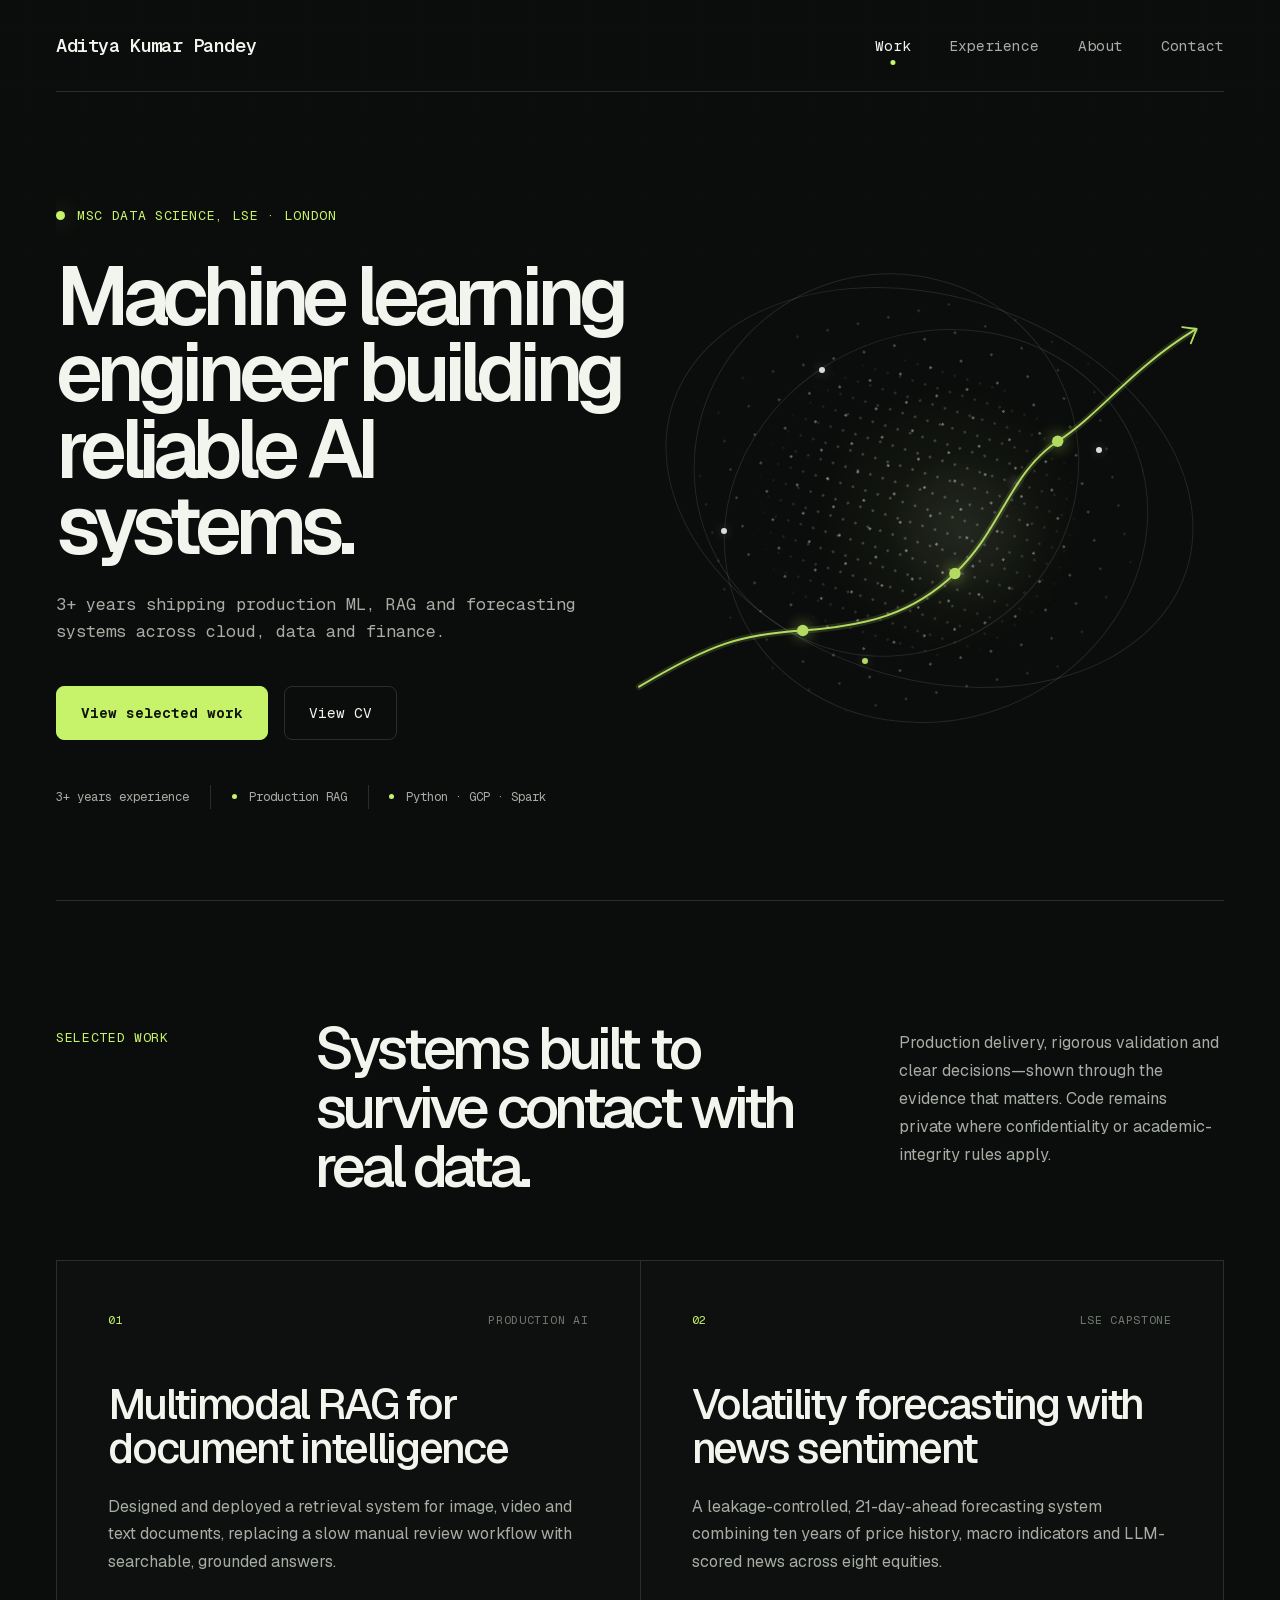
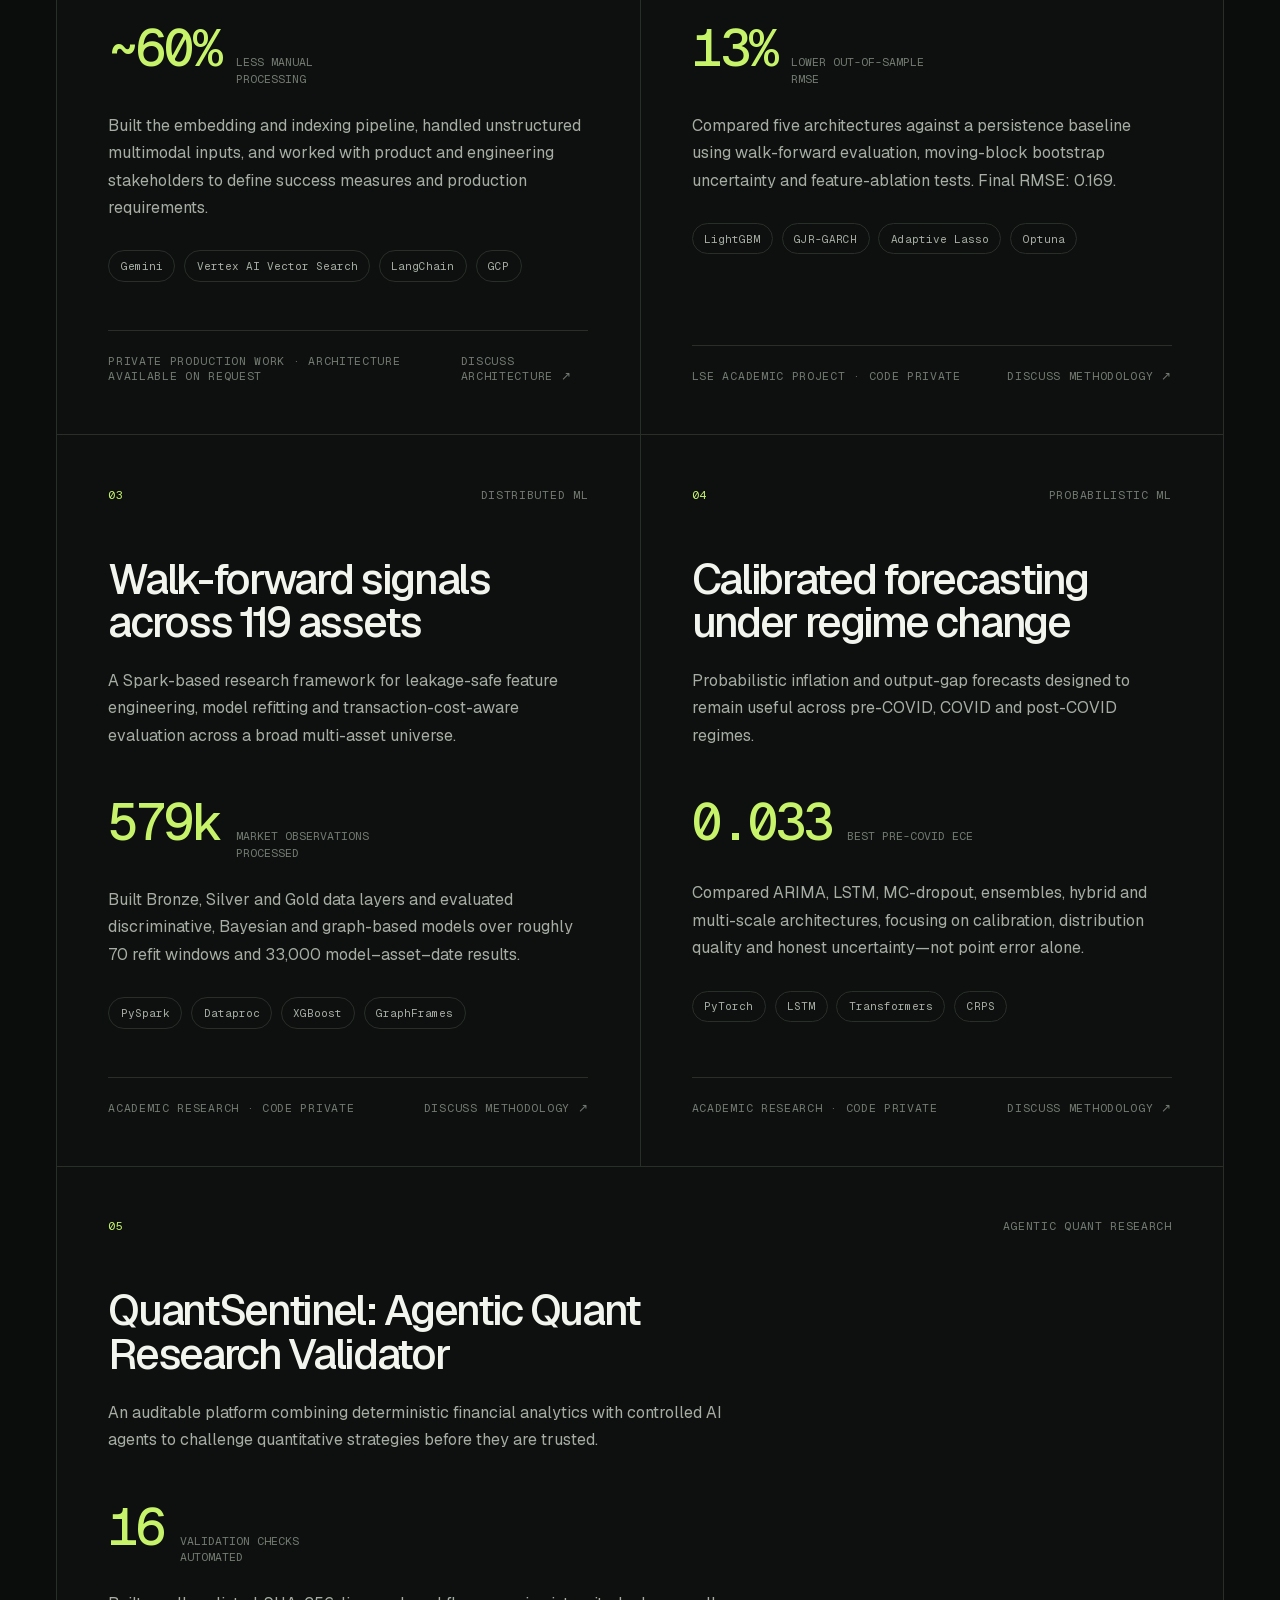
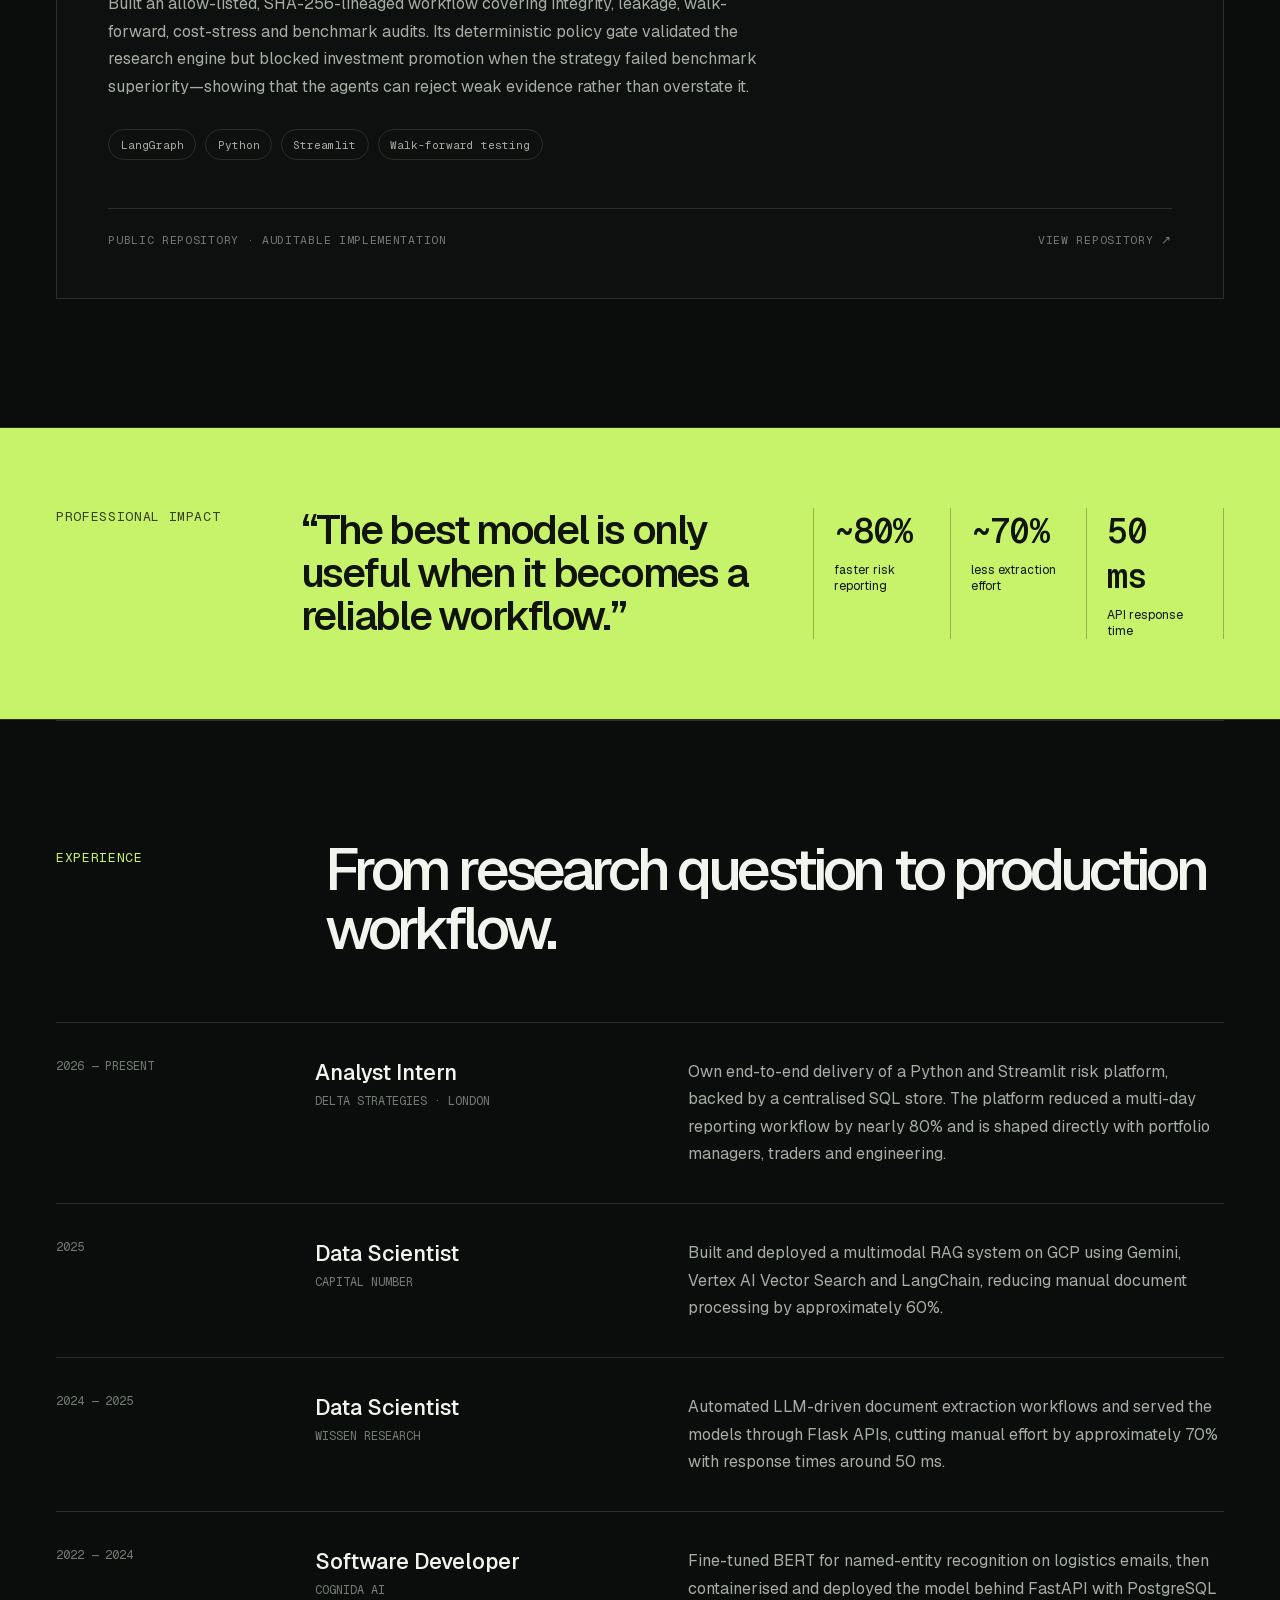
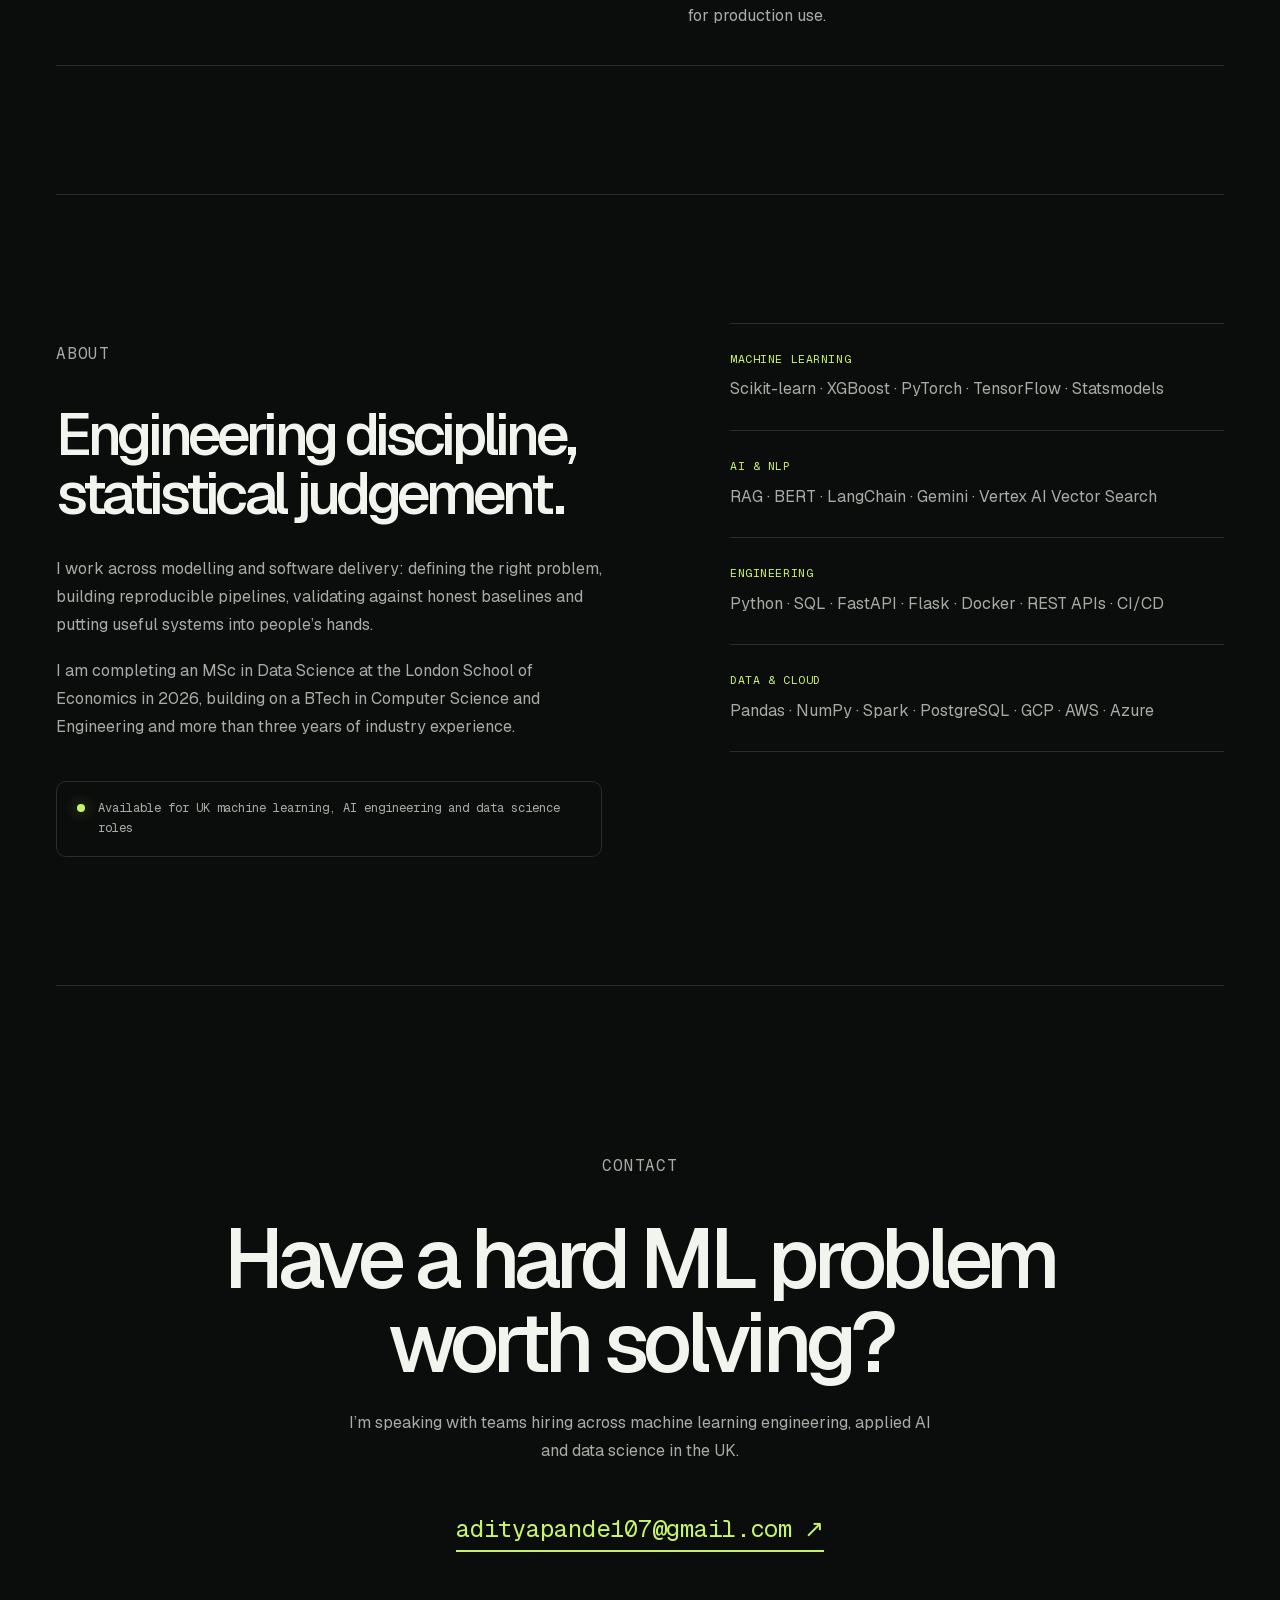
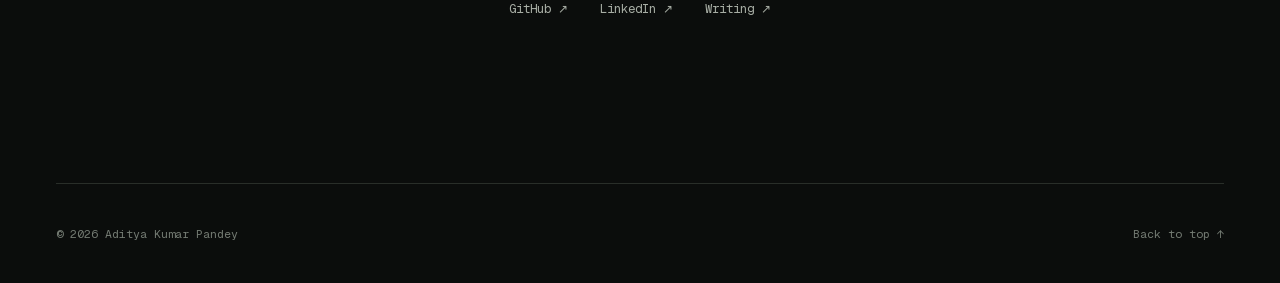
<file: index.html>
<!DOCTYPE html><html lang="en"><head><meta charSet="utf-8"/><meta name="viewport" content="width=device-width, initial-scale=1"/><link rel="preload" href="/_next/static/media/797e433ab948586e-s.p.08e28id.o-okb.woff2" as="font" crossorigin="" type="font/woff2"/><link rel="preload" href="/_next/static/media/caa3a2e1cccd8315-s.p.09~u27dqhyhd6.woff2" as="font" crossorigin="" type="font/woff2"/><link rel="stylesheet" href="/_next/static/chunks/0ctlbodq7a~.7.css" data-precedence="next"/><link rel="preload" as="script" fetchPriority="low" href="/_next/static/chunks/15xrurgzs99gv.js"/><script src="/_next/static/chunks/0t2z5hkh7v~~b.js" async=""></script><script src="/_next/static/chunks/07lhk_q6pmm3r.js" async=""></script><script src="/_next/static/chunks/turbopack-08lz5pl99x_po.js" async=""></script><script src="/_next/static/chunks/0dbhjjzl8qfwv.js" async=""></script><meta name="next-size-adjust" content=""/><title>Aditya Kumar Pandey | Machine Learning Engineer</title><meta name="description" content="Machine Learning Engineer and LSE MSc Data Science candidate building production RAG, forecasting and scalable ML systems."/><meta name="author" content="Aditya Kumar Pandey"/><meta name="keywords" content="Aditya Kumar Pandey,Machine Learning Engineer,Data Scientist,AI Engineer,LSE Data Science,RAG,Python"/><meta property="og:title" content="Aditya Kumar Pandey | Machine Learning Engineer"/><meta property="og:description" content="Production ML, RAG, forecasting and scalable data systems."/><meta property="og:type" content="website"/><meta name="twitter:card" content="summary"/><meta name="twitter:title" content="Aditya Kumar Pandey | Machine Learning Engineer"/><meta name="twitter:description" content="Production ML, RAG, forecasting and scalable data systems."/><script src="/_next/static/chunks/03~yq9q893hmn.js" noModule=""></script></head><body class="geist_a71539c9-module__T19VSG__variable geist_mono_8d43a2aa-module__8Li5zG__variable"><div hidden=""><!--$--><!--/$--></div><main><header class="site-header shell"><a class="wordmark" href="#top" aria-label="Aditya Kumar Pandey, home">Aditya Kumar Pandey</a><nav aria-label="Primary navigation"><a class="active" href="#work">Work</a><a href="#experience">Experience</a><a href="#about">About</a><a href="#contact">Contact</a></nav></header><section class="hero shell" id="top"><div class="hero-copy"><p class="eyebrow"><span></span> MSc Data Science, LSE · London</p><h1>Machine learning engineer building reliable AI systems.</h1><p class="hero-intro">3+ years shipping production ML, RAG and forecasting systems across cloud, data and finance.</p><div class="hero-actions"><a class="button button-primary" href="#work">View selected work</a><a class="button button-secondary" href="/resume">View CV</a></div><div class="proof-row" aria-label="Professional highlights"><span>3+ years experience</span><span>Production RAG</span><span>Python · GCP · Spark</span></div></div><div class="signal-graphic" aria-hidden="true"><div class="orbit orbit-one"></div><div class="orbit orbit-two"></div><div class="orbit orbit-three"></div><div class="node node-one"></div><div class="node node-two"></div><div class="node node-three"></div><div class="node node-four"></div><svg viewBox="0 0 620 500" role="presentation"><path class="signal-line-muted" d="M18 438 C95 392 126 383 190 379 C257 374 305 362 350 319 C399 273 407 214 458 180 C503 151 535 104 602 63"></path><path class="signal-line" d="M18 438 C95 392 126 383 190 379 C257 374 305 362 350 319 C399 273 407 214 458 180 C503 151 535 104 602 63"></path><circle cx="190" cy="379" r="6"></circle><circle cx="350" cy="319" r="6"></circle><circle cx="458" cy="180" r="6"></circle><path class="arrow-head" d="M589 60 L604 62 L598 77"></path></svg></div></section><section class="section shell" id="work"><div class="section-heading"><p class="section-kicker">Selected work</p><h2>Systems built to survive contact with real data.</h2><p>Production delivery, rigorous validation and clear decisions—shown through the evidence that matters. Code remains private where confidentiality or academic-integrity rules apply.</p></div><div class="project-grid"><article class="project-card"><div class="project-topline"><span>01</span><span>Production AI</span></div><h3>Multimodal RAG for document intelligence</h3><p class="project-summary">Designed and deployed a retrieval system for image, video and text documents, replacing a slow manual review workflow with searchable, grounded answers.</p><div class="project-result"><strong>~60%</strong><span>less manual processing</span></div><p class="project-detail">Built the embedding and indexing pipeline, handled unstructured multimodal inputs, and worked with product and engineering stakeholders to define success measures and production requirements.</p><ul class="tag-list" aria-label="Multimodal RAG for document intelligence technologies"><li>Gemini</li><li>Vertex AI Vector Search</li><li>LangChain</li><li>GCP</li></ul><div class="project-footer"><span>Private production work · architecture available on request</span><a href="mailto:adityapande107@gmail.com?subject=Portfolio%20discussion%3A%20Multimodal%20RAG%20for%20document%20intelligence" aria-label="Discuss architecture for Multimodal RAG for document intelligence">Discuss architecture<!-- --> <span aria-hidden="true">↗</span></a></div></article><article class="project-card"><div class="project-topline"><span>02</span><span>LSE Capstone</span></div><h3>Volatility forecasting with news sentiment</h3><p class="project-summary">A leakage-controlled, 21-day-ahead forecasting system combining ten years of price history, macro indicators and LLM-scored news across eight equities.</p><div class="project-result"><strong>13%</strong><span>lower out-of-sample RMSE</span></div><p class="project-detail">Compared five architectures against a persistence baseline using walk-forward evaluation, moving-block bootstrap uncertainty and feature-ablation tests. Final RMSE: 0.169.</p><ul class="tag-list" aria-label="Volatility forecasting with news sentiment technologies"><li>LightGBM</li><li>GJR-GARCH</li><li>Adaptive Lasso</li><li>Optuna</li></ul><div class="project-footer"><span>LSE academic project · code private</span><a href="mailto:adityapande107@gmail.com?subject=Portfolio%20discussion%3A%20Volatility%20forecasting%20with%20news%20sentiment" aria-label="Discuss methodology for Volatility forecasting with news sentiment">Discuss methodology<!-- --> <span aria-hidden="true">↗</span></a></div></article><article class="project-card"><div class="project-topline"><span>03</span><span>Distributed ML</span></div><h3>Walk-forward signals across 119 assets</h3><p class="project-summary">A Spark-based research framework for leakage-safe feature engineering, model refitting and transaction-cost-aware evaluation across a broad multi-asset universe.</p><div class="project-result"><strong>579k</strong><span>market observations processed</span></div><p class="project-detail">Built Bronze, Silver and Gold data layers and evaluated discriminative, Bayesian and graph-based models over roughly 70 refit windows and 33,000 model–asset–date results.</p><ul class="tag-list" aria-label="Walk-forward signals across 119 assets technologies"><li>PySpark</li><li>Dataproc</li><li>XGBoost</li><li>GraphFrames</li></ul><div class="project-footer"><span>Academic research · code private</span><a href="mailto:adityapande107@gmail.com?subject=Portfolio%20discussion%3A%20Walk-forward%20signals%20across%20119%20assets" aria-label="Discuss methodology for Walk-forward signals across 119 assets">Discuss methodology<!-- --> <span aria-hidden="true">↗</span></a></div></article><article class="project-card"><div class="project-topline"><span>04</span><span>Probabilistic ML</span></div><h3>Calibrated forecasting under regime change</h3><p class="project-summary">Probabilistic inflation and output-gap forecasts designed to remain useful across pre-COVID, COVID and post-COVID regimes.</p><div class="project-result"><strong>0.033</strong><span>best pre-COVID ECE</span></div><p class="project-detail">Compared ARIMA, LSTM, MC-dropout, ensembles, hybrid and multi-scale architectures, focusing on calibration, distribution quality and honest uncertainty—not point error alone.</p><ul class="tag-list" aria-label="Calibrated forecasting under regime change technologies"><li>PyTorch</li><li>LSTM</li><li>Transformers</li><li>CRPS</li></ul><div class="project-footer"><span>Academic research · code private</span><a href="mailto:adityapande107@gmail.com?subject=Portfolio%20discussion%3A%20Calibrated%20forecasting%20under%20regime%20change" aria-label="Discuss methodology for Calibrated forecasting under regime change">Discuss methodology<!-- --> <span aria-hidden="true">↗</span></a></div></article><article class="project-card"><div class="project-topline"><span>05</span><span>Agentic Quant Research</span></div><h3>QuantSentinel: Agentic Quant Research Validator</h3><p class="project-summary">An auditable platform combining deterministic financial analytics with controlled AI agents to challenge quantitative strategies before they are trusted.</p><div class="project-result"><strong>16</strong><span>validation checks automated</span></div><p class="project-detail">Built an allow-listed, SHA-256-lineaged workflow covering integrity, leakage, walk-forward, cost-stress and benchmark audits. Its deterministic policy gate validated the research engine but blocked investment promotion when the strategy failed benchmark superiority—showing that the agents can reject weak evidence rather than overstate it.</p><ul class="tag-list" aria-label="QuantSentinel: Agentic Quant Research Validator technologies"><li>LangGraph</li><li>Python</li><li>Streamlit</li><li>Walk-forward testing</li></ul><div class="project-footer"><span>Public repository · auditable implementation</span><a href="https://github.com/aditya12333/Quant-Agentic-AI" target="_blank" rel="noreferrer" aria-label="View repository for QuantSentinel: Agentic Quant Research Validator">View repository<!-- --> <span aria-hidden="true">↗</span></a></div></article></div></section><section class="impact-band"><div class="shell impact-grid"><p class="section-kicker">Professional impact</p><blockquote>“The best model is only useful when it becomes a reliable workflow.”</blockquote><div class="impact-metrics"><div><strong>~80%</strong><span>faster risk reporting</span></div><div><strong>~70%</strong><span>less extraction effort</span></div><div><strong>50 ms</strong><span>API response time</span></div></div></div></section><section class="section shell" id="experience"><div class="section-heading compact"><p class="section-kicker">Experience</p><h2>From research question to production workflow.</h2></div><div class="timeline"><article class="timeline-item"><time>2026 — Present</time><div><h3>Analyst Intern</h3><p class="company">Delta Strategies · London</p></div><p>Own end-to-end delivery of a Python and Streamlit risk platform, backed by a centralised SQL store. The platform reduced a multi-day reporting workflow by nearly 80% and is shaped directly with portfolio managers, traders and engineering.</p></article><article class="timeline-item"><time>2025</time><div><h3>Data Scientist</h3><p class="company">Capital Number</p></div><p>Built and deployed a multimodal RAG system on GCP using Gemini, Vertex AI Vector Search and LangChain, reducing manual document processing by approximately 60%.</p></article><article class="timeline-item"><time>2024 — 2025</time><div><h3>Data Scientist</h3><p class="company">Wissen Research</p></div><p>Automated LLM-driven document extraction workflows and served the models through Flask APIs, cutting manual effort by approximately 70% with response times around 50 ms.</p></article><article class="timeline-item"><time>2022 — 2024</time><div><h3>Software Developer</h3><p class="company">Cognida AI</p></div><p>Fine-tuned BERT for named-entity recognition on logistics emails, then containerised and deployed the model behind FastAPI with PostgreSQL for production use.</p></article></div></section><section class="section shell about-grid" id="about"><div class="about-copy"><p class="section-kicker">About</p><h2>Engineering discipline, statistical judgement.</h2><p>I work across modelling and software delivery: defining the right problem, building reproducible pipelines, validating against honest baselines and putting useful systems into people’s hands.</p><p>I am completing an MSc in Data Science at the London School of Economics in 2026, building on a BTech in Computer Science and Engineering and more than three years of industry experience.</p><div class="availability"><span class="status-dot"></span><span>Available for UK machine learning, AI engineering and data science roles</span></div></div><div class="skills-panel"><div class="skill-row"><span>Machine learning</span><p>Scikit-learn · XGBoost · PyTorch · TensorFlow · Statsmodels</p></div><div class="skill-row"><span>AI &amp; NLP</span><p>RAG · BERT · LangChain · Gemini · Vertex AI Vector Search</p></div><div class="skill-row"><span>Engineering</span><p>Python · SQL · FastAPI · Flask · Docker · REST APIs · CI/CD</p></div><div class="skill-row"><span>Data &amp; cloud</span><p>Pandas · NumPy · Spark · PostgreSQL · GCP · AWS · Azure</p></div></div></section><section class="contact-section shell" id="contact"><p class="section-kicker">Contact</p><h2>Have a hard ML problem worth solving?</h2><p>I’m speaking with teams hiring across machine learning engineering, applied AI and data science in the UK.</p><a class="email-link" href="mailto:adityapande107@gmail.com">adityapande107@gmail.com <span aria-hidden="true">↗</span></a><div class="social-links"><a href="https://github.com/aditya12333" target="_blank" rel="noreferrer">GitHub <span aria-hidden="true">↗</span></a><a href="https://www.linkedin.com/in/aditya-pandey26/" target="_blank" rel="noreferrer">LinkedIn <span aria-hidden="true">↗</span></a><a href="https://adityapande107.medium.com/" target="_blank" rel="noreferrer">Writing <span aria-hidden="true">↗</span></a></div></section><footer class="site-footer shell"><span>© 2026 Aditya Kumar Pandey</span><a href="#top">Back to top ↑</a></footer></main><!--$--><!--/$--><script src="/_next/static/chunks/15xrurgzs99gv.js" id="_R_" async=""></script><script>(self.__next_f=self.__next_f||[]).push([0])</script><script>self.__next_f.push([1,"1:\"$Sreact.fragment\"\n2:I[39756,[\"/_next/static/chunks/0dbhjjzl8qfwv.js\"],\"default\"]\n3:I[37457,[\"/_next/static/chunks/0dbhjjzl8qfwv.js\"],\"default\"]\nd:I[68027,[\"/_next/static/chunks/0dbhjjzl8qfwv.js\"],\"default\",1]\n:HL[\"/_next/static/chunks/0ctlbodq7a~.7.css\",\"style\"]\n:HL[\"/_next/static/media/797e433ab948586e-s.p.08e28id.o-okb.woff2\",\"font\",{\"crossOrigin\":\"\",\"type\":\"font/woff2\"}]\n:HL[\"/_next/static/media/caa3a2e1cccd8315-s.p.09~u27dqhyhd6.woff2\",\"font\",{\"crossOrigin\":\"\",\"type\":\"font/woff2\"}]\n"])</script><script>self.__next_f.push([1,"0:{\"P\":null,\"c\":[\"\",\"\"],\"q\":\"\",\"i\":false,\"f\":[[[\"\",{\"children\":[\"__PAGE__\",{}]},\"$undefined\",\"$undefined\",16],[[\"$\",\"$1\",\"c\",{\"children\":[[[\"$\",\"link\",\"0\",{\"rel\":\"stylesheet\",\"href\":\"/_next/static/chunks/0ctlbodq7a~.7.css\",\"precedence\":\"next\",\"crossOrigin\":\"$undefined\",\"nonce\":\"$undefined\"}],[\"$\",\"script\",\"script-0\",{\"src\":\"/_next/static/chunks/0dbhjjzl8qfwv.js\",\"async\":true,\"nonce\":\"$undefined\"}]],[\"$\",\"html\",null,{\"lang\":\"en\",\"children\":[\"$\",\"body\",null,{\"className\":\"geist_a71539c9-module__T19VSG__variable geist_mono_8d43a2aa-module__8Li5zG__variable\",\"children\":[\"$\",\"$L2\",null,{\"parallelRouterKey\":\"children\",\"error\":\"$undefined\",\"errorStyles\":\"$undefined\",\"errorScripts\":\"$undefined\",\"template\":[\"$\",\"$L3\",null,{}],\"templateStyles\":\"$undefined\",\"templateScripts\":\"$undefined\",\"notFound\":[[[\"$\",\"title\",null,{\"children\":\"404: This page could not be found.\"}],[\"$\",\"div\",null,{\"style\":{\"fontFamily\":\"system-ui,\\\"Segoe UI\\\",Roboto,Helvetica,Arial,sans-serif,\\\"Apple Color Emoji\\\",\\\"Segoe UI Emoji\\\"\",\"height\":\"100vh\",\"textAlign\":\"center\",\"display\":\"flex\",\"flexDirection\":\"column\",\"alignItems\":\"center\",\"justifyContent\":\"center\"},\"children\":[\"$\",\"div\",null,{\"children\":[[\"$\",\"style\",null,{\"dangerouslySetInnerHTML\":{\"__html\":\"body{color:#000;background:#fff;margin:0}.next-error-h1{border-right:1px solid rgba(0,0,0,.3)}@media (prefers-color-scheme:dark){body{color:#fff;background:#000}.next-error-h1{border-right:1px solid rgba(255,255,255,.3)}}\"}}],[\"$\",\"h1\",null,{\"className\":\"next-error-h1\",\"style\":{\"display\":\"inline-block\",\"margin\":\"0 20px 0 0\",\"padding\":\"0 23px 0 0\",\"fontSize\":24,\"fontWeight\":500,\"verticalAlign\":\"top\",\"lineHeight\":\"49px\"},\"children\":404}],[\"$\",\"div\",null,{\"style\":{\"display\":\"inline-block\"},\"children\":[\"$\",\"h2\",null,{\"style\":{\"fontSize\":14,\"fontWeight\":400,\"lineHeight\":\"49px\",\"margin\":0},\"children\":\"This page could not be found.\"}]}]]}]}]],[]],\"forbidden\":\"$undefined\",\"unauthorized\":\"$undefined\"}]}]}]]}],{\"children\":[[\"$\",\"$1\",\"c\",{\"children\":[[\"$\",\"main\",null,{\"children\":[[\"$\",\"header\",null,{\"className\":\"site-header shell\",\"children\":[[\"$\",\"a\",null,{\"className\":\"wordmark\",\"href\":\"#top\",\"aria-label\":\"Aditya Kumar Pandey, home\",\"children\":\"Aditya Kumar Pandey\"}],[\"$\",\"nav\",null,{\"aria-label\":\"Primary navigation\",\"children\":[[\"$\",\"a\",null,{\"className\":\"active\",\"href\":\"#work\",\"children\":\"Work\"}],[\"$\",\"a\",null,{\"href\":\"#experience\",\"children\":\"Experience\"}],[\"$\",\"a\",null,{\"href\":\"#about\",\"children\":\"About\"}],[\"$\",\"a\",null,{\"href\":\"#contact\",\"children\":\"Contact\"}]]}]]}],[\"$\",\"section\",null,{\"className\":\"hero shell\",\"id\":\"top\",\"children\":[[\"$\",\"div\",null,{\"className\":\"hero-copy\",\"children\":[[\"$\",\"p\",null,{\"className\":\"eyebrow\",\"children\":[[\"$\",\"span\",null,{}],\" MSc Data Science, LSE · London\"]}],[\"$\",\"h1\",null,{\"children\":\"Machine learning engineer building reliable AI systems.\"}],[\"$\",\"p\",null,{\"className\":\"hero-intro\",\"children\":\"3+ years shipping production ML, RAG and forecasting systems across cloud, data and finance.\"}],[\"$\",\"div\",null,{\"className\":\"hero-actions\",\"children\":[[\"$\",\"a\",null,{\"className\":\"button button-primary\",\"href\":\"#work\",\"children\":\"View selected work\"}],[\"$\",\"a\",null,{\"className\":\"button button-secondary\",\"href\":\"/resume\",\"children\":\"View CV\"}]]}],[\"$\",\"div\",null,{\"className\":\"proof-row\",\"aria-label\":\"Professional highlights\",\"children\":[[\"$\",\"span\",null,{\"children\":\"3+ years experience\"}],[\"$\",\"span\",null,{\"children\":\"Production RAG\"}],[\"$\",\"span\",null,{\"children\":\"Python · GCP · Spark\"}]]}]]}],[\"$\",\"div\",null,{\"className\":\"signal-graphic\",\"aria-hidden\":\"true\",\"children\":[[\"$\",\"div\",null,{\"className\":\"orbit orbit-one\"}],[\"$\",\"div\",null,{\"className\":\"orbit orbit-two\"}],[\"$\",\"div\",null,{\"className\":\"orbit orbit-three\"}],[\"$\",\"div\",null,{\"className\":\"node node-one\"}],[\"$\",\"div\",null,{\"className\":\"node node-two\"}],[\"$\",\"div\",null,{\"className\":\"node node-three\"}],[\"$\",\"div\",null,{\"className\":\"node node-four\"}],[\"$\",\"svg\",null,{\"viewBox\":\"0 0 620 500\",\"role\":\"presentation\",\"children\":[[\"$\",\"path\",null,{\"className\":\"signal-line-muted\",\"d\":\"M18 438 C95 392 126 383 190 379 C257 374 305 362 350 319 C399 273 407 214 458 180 C503 151 535 104 602 63\"}],[\"$\",\"path\",null,{\"className\":\"signal-line\",\"d\":\"M18 438 C95 392 126 383 190 379 C257 374 305 362 350 319 C399 273 407 214 458 180 C503 151 535 104 602 63\"}],[\"$\",\"circle\",null,{\"cx\":\"190\",\"cy\":\"379\",\"r\":\"6\"}],[\"$\",\"circle\",null,{\"cx\":\"350\",\"cy\":\"319\",\"r\":\"6\"}],[\"$\",\"circle\",null,{\"cx\":\"458\",\"cy\":\"180\",\"r\":\"6\"}],[\"$\",\"path\",null,{\"className\":\"arrow-head\",\"d\":\"M589 60 L604 62 L598 77\"}]]}]]}]]}],[\"$\",\"section\",null,{\"className\":\"section shell\",\"id\":\"work\",\"children\":[[\"$\",\"div\",null,{\"className\":\"section-heading\",\"children\":[[\"$\",\"p\",null,{\"className\":\"section-kicker\",\"children\":\"Selected work\"}],[\"$\",\"h2\",null,{\"children\":\"Systems built to survive contact with real data.\"}],\"$L4\"]}],\"$L5\"]}],\"$L6\",\"$L7\",\"$L8\",\"$L9\",\"$La\"]}],null,\"$Lb\"]}],{},null,false,null]},null,false,null],\"$Lc\",false]],\"m\":\"$undefined\",\"G\":[\"$d\",[\"$Le\"]],\"S\":true,\"h\":null,\"s\":\"$undefined\",\"l\":\"$undefined\",\"p\":\"$undefined\",\"d\":\"$undefined\",\"b\":\"ugWeaopuyy2t2RSmU5V7r\"}\n"])</script><script>self.__next_f.push([1,"13:I[97367,[\"/_next/static/chunks/0dbhjjzl8qfwv.js\"],\"OutletBoundary\"]\n14:\"$Sreact.suspense\"\n16:I[97367,[\"/_next/static/chunks/0dbhjjzl8qfwv.js\"],\"ViewportBoundary\"]\n18:I[97367,[\"/_next/static/chunks/0dbhjjzl8qfwv.js\"],\"MetadataBoundary\"]\n4:[\"$\",\"p\",null,{\"children\":\"Production delivery, rigorous validation and clear decisions—shown through the evidence that matters. Code remains private where confidentiality or academic-integrity rules apply.\"}]\n"])</script><script>self.__next_f.push([1,"5:[\"$\",\"div\",null,{\"className\":\"project-grid\",\"children\":[[\"$\",\"article\",\"01\",{\"className\":\"project-card\",\"children\":[[\"$\",\"div\",null,{\"className\":\"project-topline\",\"children\":[[\"$\",\"span\",null,{\"children\":\"01\"}],[\"$\",\"span\",null,{\"children\":\"Production AI\"}]]}],[\"$\",\"h3\",null,{\"children\":\"Multimodal RAG for document intelligence\"}],[\"$\",\"p\",null,{\"className\":\"project-summary\",\"children\":\"Designed and deployed a retrieval system for image, video and text documents, replacing a slow manual review workflow with searchable, grounded answers.\"}],[\"$\",\"div\",null,{\"className\":\"project-result\",\"children\":[[\"$\",\"strong\",null,{\"children\":\"~60%\"}],[\"$\",\"span\",null,{\"children\":\"less manual processing\"}]]}],[\"$\",\"p\",null,{\"className\":\"project-detail\",\"children\":\"Built the embedding and indexing pipeline, handled unstructured multimodal inputs, and worked with product and engineering stakeholders to define success measures and production requirements.\"}],[\"$\",\"ul\",null,{\"className\":\"tag-list\",\"aria-label\":\"Multimodal RAG for document intelligence technologies\",\"children\":[[\"$\",\"li\",\"Gemini\",{\"children\":\"Gemini\"}],[\"$\",\"li\",\"Vertex AI Vector Search\",{\"children\":\"Vertex AI Vector Search\"}],[\"$\",\"li\",\"LangChain\",{\"children\":\"LangChain\"}],[\"$\",\"li\",\"GCP\",{\"children\":\"GCP\"}]]}],[\"$\",\"div\",null,{\"className\":\"project-footer\",\"children\":[[\"$\",\"span\",null,{\"children\":\"Private production work · architecture available on request\"}],[\"$\",\"a\",null,{\"href\":\"mailto:adityapande107@gmail.com?subject=Portfolio%20discussion%3A%20Multimodal%20RAG%20for%20document%20intelligence\",\"target\":\"$undefined\",\"rel\":\"$undefined\",\"aria-label\":\"Discuss architecture for Multimodal RAG for document intelligence\",\"children\":[\"Discuss architecture\",\" \",[\"$\",\"span\",null,{\"aria-hidden\":\"true\",\"children\":\"↗\"}]]}]]}]]}],[\"$\",\"article\",\"02\",{\"className\":\"project-card\",\"children\":[[\"$\",\"div\",null,{\"className\":\"project-topline\",\"children\":[[\"$\",\"span\",null,{\"children\":\"02\"}],[\"$\",\"span\",null,{\"children\":\"LSE Capstone\"}]]}],[\"$\",\"h3\",null,{\"children\":\"Volatility forecasting with news sentiment\"}],[\"$\",\"p\",null,{\"className\":\"project-summary\",\"children\":\"A leakage-controlled, 21-day-ahead forecasting system combining ten years of price history, macro indicators and LLM-scored news across eight equities.\"}],[\"$\",\"div\",null,{\"className\":\"project-result\",\"children\":[[\"$\",\"strong\",null,{\"children\":\"13%\"}],[\"$\",\"span\",null,{\"children\":\"lower out-of-sample RMSE\"}]]}],[\"$\",\"p\",null,{\"className\":\"project-detail\",\"children\":\"Compared five architectures against a persistence baseline using walk-forward evaluation, moving-block bootstrap uncertainty and feature-ablation tests. Final RMSE: 0.169.\"}],[\"$\",\"ul\",null,{\"className\":\"tag-list\",\"aria-label\":\"Volatility forecasting with news sentiment technologies\",\"children\":[[\"$\",\"li\",\"LightGBM\",{\"children\":\"LightGBM\"}],[\"$\",\"li\",\"GJR-GARCH\",{\"children\":\"GJR-GARCH\"}],[\"$\",\"li\",\"Adaptive Lasso\",{\"children\":\"Adaptive Lasso\"}],[\"$\",\"li\",\"Optuna\",{\"children\":\"Optuna\"}]]}],[\"$\",\"div\",null,{\"className\":\"project-footer\",\"children\":[[\"$\",\"span\",null,{\"children\":\"LSE academic project · code private\"}],[\"$\",\"a\",null,{\"href\":\"mailto:adityapande107@gmail.com?subject=Portfolio%20discussion%3A%20Volatility%20forecasting%20with%20news%20sentiment\",\"target\":\"$undefined\",\"rel\":\"$undefined\",\"aria-label\":\"Discuss methodology for Volatility forecasting with news sentiment\",\"children\":[\"Discuss methodology\",\" \",[\"$\",\"span\",null,{\"aria-hidden\":\"true\",\"children\":\"↗\"}]]}]]}]]}],[\"$\",\"article\",\"03\",{\"className\":\"project-card\",\"children\":[[\"$\",\"div\",null,{\"className\":\"project-topline\",\"children\":[[\"$\",\"span\",null,{\"children\":\"03\"}],[\"$\",\"span\",null,{\"children\":\"Distributed ML\"}]]}],[\"$\",\"h3\",null,{\"children\":\"Walk-forward signals across 119 assets\"}],[\"$\",\"p\",null,{\"className\":\"project-summary\",\"children\":\"A Spark-based research framework for leakage-safe feature engineering, model refitting and transaction-cost-aware evaluation across a broad multi-asset universe.\"}],[\"$\",\"div\",null,{\"className\":\"project-result\",\"children\":[[\"$\",\"strong\",null,{\"children\":\"579k\"}],[\"$\",\"span\",null,{\"children\":\"market observations processed\"}]]}],[\"$\",\"p\",null,{\"className\":\"project-detail\",\"children\":\"Built Bronze, Silver and Gold data layers and evaluated discriminative, Bayesian and graph-based models over roughly 70 refit windows and 33,000 model–asset–date results.\"}],\"$Lf\",\"$L10\"]}],\"$L11\",\"$L12\"]}]\n"])</script><script>self.__next_f.push([1,"6:[\"$\",\"section\",null,{\"className\":\"impact-band\",\"children\":[\"$\",\"div\",null,{\"className\":\"shell impact-grid\",\"children\":[[\"$\",\"p\",null,{\"className\":\"section-kicker\",\"children\":\"Professional impact\"}],[\"$\",\"blockquote\",null,{\"children\":\"“The best model is only useful when it becomes a reliable workflow.”\"}],[\"$\",\"div\",null,{\"className\":\"impact-metrics\",\"children\":[[\"$\",\"div\",null,{\"children\":[[\"$\",\"strong\",null,{\"children\":\"~80%\"}],[\"$\",\"span\",null,{\"children\":\"faster risk reporting\"}]]}],[\"$\",\"div\",null,{\"children\":[[\"$\",\"strong\",null,{\"children\":\"~70%\"}],[\"$\",\"span\",null,{\"children\":\"less extraction effort\"}]]}],[\"$\",\"div\",null,{\"children\":[[\"$\",\"strong\",null,{\"children\":\"50 ms\"}],[\"$\",\"span\",null,{\"children\":\"API response time\"}]]}]]}]]}]}]\n"])</script><script>self.__next_f.push([1,"7:[\"$\",\"section\",null,{\"className\":\"section shell\",\"id\":\"experience\",\"children\":[[\"$\",\"div\",null,{\"className\":\"section-heading compact\",\"children\":[[\"$\",\"p\",null,{\"className\":\"section-kicker\",\"children\":\"Experience\"}],[\"$\",\"h2\",null,{\"children\":\"From research question to production workflow.\"}]]}],[\"$\",\"div\",null,{\"className\":\"timeline\",\"children\":[[\"$\",\"article\",\"Delta Strategies · London-Analyst Intern\",{\"className\":\"timeline-item\",\"children\":[[\"$\",\"time\",null,{\"children\":\"2026 — Present\"}],[\"$\",\"div\",null,{\"children\":[[\"$\",\"h3\",null,{\"children\":\"Analyst Intern\"}],[\"$\",\"p\",null,{\"className\":\"company\",\"children\":\"Delta Strategies · London\"}]]}],[\"$\",\"p\",null,{\"children\":\"Own end-to-end delivery of a Python and Streamlit risk platform, backed by a centralised SQL store. The platform reduced a multi-day reporting workflow by nearly 80% and is shaped directly with portfolio managers, traders and engineering.\"}]]}],[\"$\",\"article\",\"Capital Number-Data Scientist\",{\"className\":\"timeline-item\",\"children\":[[\"$\",\"time\",null,{\"children\":\"2025\"}],[\"$\",\"div\",null,{\"children\":[[\"$\",\"h3\",null,{\"children\":\"Data Scientist\"}],[\"$\",\"p\",null,{\"className\":\"company\",\"children\":\"Capital Number\"}]]}],[\"$\",\"p\",null,{\"children\":\"Built and deployed a multimodal RAG system on GCP using Gemini, Vertex AI Vector Search and LangChain, reducing manual document processing by approximately 60%.\"}]]}],[\"$\",\"article\",\"Wissen Research-Data Scientist\",{\"className\":\"timeline-item\",\"children\":[[\"$\",\"time\",null,{\"children\":\"2024 — 2025\"}],[\"$\",\"div\",null,{\"children\":[[\"$\",\"h3\",null,{\"children\":\"Data Scientist\"}],[\"$\",\"p\",null,{\"className\":\"company\",\"children\":\"Wissen Research\"}]]}],[\"$\",\"p\",null,{\"children\":\"Automated LLM-driven document extraction workflows and served the models through Flask APIs, cutting manual effort by approximately 70% with response times around 50 ms.\"}]]}],[\"$\",\"article\",\"Cognida AI-Software Developer\",{\"className\":\"timeline-item\",\"children\":[[\"$\",\"time\",null,{\"children\":\"2022 — 2024\"}],[\"$\",\"div\",null,{\"children\":[[\"$\",\"h3\",null,{\"children\":\"Software Developer\"}],[\"$\",\"p\",null,{\"className\":\"company\",\"children\":\"Cognida AI\"}]]}],[\"$\",\"p\",null,{\"children\":\"Fine-tuned BERT for named-entity recognition on logistics emails, then containerised and deployed the model behind FastAPI with PostgreSQL for production use.\"}]]}]]}]]}]\n"])</script><script>self.__next_f.push([1,"8:[\"$\",\"section\",null,{\"className\":\"section shell about-grid\",\"id\":\"about\",\"children\":[[\"$\",\"div\",null,{\"className\":\"about-copy\",\"children\":[[\"$\",\"p\",null,{\"className\":\"section-kicker\",\"children\":\"About\"}],[\"$\",\"h2\",null,{\"children\":\"Engineering discipline, statistical judgement.\"}],[\"$\",\"p\",null,{\"children\":\"I work across modelling and software delivery: defining the right problem, building reproducible pipelines, validating against honest baselines and putting useful systems into people’s hands.\"}],[\"$\",\"p\",null,{\"children\":\"I am completing an MSc in Data Science at the London School of Economics in 2026, building on a BTech in Computer Science and Engineering and more than three years of industry experience.\"}],[\"$\",\"div\",null,{\"className\":\"availability\",\"children\":[[\"$\",\"span\",null,{\"className\":\"status-dot\"}],[\"$\",\"span\",null,{\"children\":\"Available for UK machine learning, AI engineering and data science roles\"}]]}]]}],[\"$\",\"div\",null,{\"className\":\"skills-panel\",\"children\":[[\"$\",\"div\",\"Machine learning\",{\"className\":\"skill-row\",\"children\":[[\"$\",\"span\",null,{\"children\":\"Machine learning\"}],[\"$\",\"p\",null,{\"children\":\"Scikit-learn · XGBoost · PyTorch · TensorFlow · Statsmodels\"}]]}],[\"$\",\"div\",\"AI \u0026 NLP\",{\"className\":\"skill-row\",\"children\":[[\"$\",\"span\",null,{\"children\":\"AI \u0026 NLP\"}],[\"$\",\"p\",null,{\"children\":\"RAG · BERT · LangChain · Gemini · Vertex AI Vector Search\"}]]}],[\"$\",\"div\",\"Engineering\",{\"className\":\"skill-row\",\"children\":[[\"$\",\"span\",null,{\"children\":\"Engineering\"}],[\"$\",\"p\",null,{\"children\":\"Python · SQL · FastAPI · Flask · Docker · REST APIs · CI/CD\"}]]}],[\"$\",\"div\",\"Data \u0026 cloud\",{\"className\":\"skill-row\",\"children\":[[\"$\",\"span\",null,{\"children\":\"Data \u0026 cloud\"}],[\"$\",\"p\",null,{\"children\":\"Pandas · NumPy · Spark · PostgreSQL · GCP · AWS · Azure\"}]]}]]}]]}]\n"])</script><script>self.__next_f.push([1,"9:[\"$\",\"section\",null,{\"className\":\"contact-section shell\",\"id\":\"contact\",\"children\":[[\"$\",\"p\",null,{\"className\":\"section-kicker\",\"children\":\"Contact\"}],[\"$\",\"h2\",null,{\"children\":\"Have a hard ML problem worth solving?\"}],[\"$\",\"p\",null,{\"children\":\"I’m speaking with teams hiring across machine learning engineering, applied AI and data science in the UK.\"}],[\"$\",\"a\",null,{\"className\":\"email-link\",\"href\":\"mailto:adityapande107@gmail.com\",\"children\":[\"adityapande107@gmail.com \",[\"$\",\"span\",null,{\"aria-hidden\":\"true\",\"children\":\"↗\"}]]}],[\"$\",\"div\",null,{\"className\":\"social-links\",\"children\":[[\"$\",\"a\",null,{\"href\":\"https://github.com/aditya12333\",\"target\":\"_blank\",\"rel\":\"noreferrer\",\"children\":[\"GitHub \",[\"$\",\"span\",null,{\"aria-hidden\":\"true\",\"children\":\"↗\"}]]}],[\"$\",\"a\",null,{\"href\":\"https://www.linkedin.com/in/aditya-pandey26/\",\"target\":\"_blank\",\"rel\":\"noreferrer\",\"children\":[\"LinkedIn \",[\"$\",\"span\",null,{\"aria-hidden\":\"true\",\"children\":\"↗\"}]]}],[\"$\",\"a\",null,{\"href\":\"https://adityapande107.medium.com/\",\"target\":\"_blank\",\"rel\":\"noreferrer\",\"children\":[\"Writing \",[\"$\",\"span\",null,{\"aria-hidden\":\"true\",\"children\":\"↗\"}]]}]]}]]}]\na:[\"$\",\"footer\",null,{\"className\":\"site-footer shell\",\"children\":[[\"$\",\"span\",null,{\"children\":\"© 2026 Aditya Kumar Pandey\"}],[\"$\",\"a\",null,{\"href\":\"#top\",\"children\":\"Back to top ↑\"}]]}]\nb:[\"$\",\"$L13\",null,{\"children\":[\"$\",\"$14\",null,{\"name\":\"Next.MetadataOutlet\",\"children\":\"$@15\"}]}]\nc:[\"$\",\"$1\",\"h\",{\"children\":[null,[\"$\",\"$L16\",null,{\"children\":\"$L17\"}],[\"$\",\"div\",null,{\"hidden\":true,\"children\":[\"$\",\"$L18\",null,{\"children\":[\"$\",\"$14\",null,{\"name\":\"Next.Metadata\",\"children\":\"$L19\"}]}]}],[\"$\",\"meta\",null,{\"name\":\"next-size-adjust\",\"content\":\"\"}]]}]\ne:[\"$\",\"link\",\"0\",{\"rel\":\"stylesheet\",\"href\":\"/_next/static/chunks/0ctlbodq7a~.7.css\",\"precedence\":\"next\",\"crossOrigin\":\"$undefined\",\"nonce\":\"$undefined\"}]\n"])</script><script>self.__next_f.push([1,"f:[\"$\",\"ul\",null,{\"className\":\"tag-list\",\"aria-label\":\"Walk-forward signals across 119 assets technologies\",\"children\":[[\"$\",\"li\",\"PySpark\",{\"children\":\"PySpark\"}],[\"$\",\"li\",\"Dataproc\",{\"children\":\"Dataproc\"}],[\"$\",\"li\",\"XGBoost\",{\"children\":\"XGBoost\"}],[\"$\",\"li\",\"GraphFrames\",{\"children\":\"GraphFrames\"}]]}]\n10:[\"$\",\"div\",null,{\"className\":\"project-footer\",\"children\":[[\"$\",\"span\",null,{\"children\":\"Academic research · code private\"}],[\"$\",\"a\",null,{\"href\":\"mailto:adityapande107@gmail.com?subject=Portfolio%20discussion%3A%20Walk-forward%20signals%20across%20119%20assets\",\"target\":\"$undefined\",\"rel\":\"$undefined\",\"aria-label\":\"Discuss methodology for Walk-forward signals across 119 assets\",\"children\":[\"Discuss methodology\",\" \",[\"$\",\"span\",null,{\"aria-hidden\":\"true\",\"children\":\"↗\"}]]}]]}]\n"])</script><script>self.__next_f.push([1,"11:[\"$\",\"article\",\"04\",{\"className\":\"project-card\",\"children\":[[\"$\",\"div\",null,{\"className\":\"project-topline\",\"children\":[[\"$\",\"span\",null,{\"children\":\"04\"}],[\"$\",\"span\",null,{\"children\":\"Probabilistic ML\"}]]}],[\"$\",\"h3\",null,{\"children\":\"Calibrated forecasting under regime change\"}],[\"$\",\"p\",null,{\"className\":\"project-summary\",\"children\":\"Probabilistic inflation and output-gap forecasts designed to remain useful across pre-COVID, COVID and post-COVID regimes.\"}],[\"$\",\"div\",null,{\"className\":\"project-result\",\"children\":[[\"$\",\"strong\",null,{\"children\":\"0.033\"}],[\"$\",\"span\",null,{\"children\":\"best pre-COVID ECE\"}]]}],[\"$\",\"p\",null,{\"className\":\"project-detail\",\"children\":\"Compared ARIMA, LSTM, MC-dropout, ensembles, hybrid and multi-scale architectures, focusing on calibration, distribution quality and honest uncertainty—not point error alone.\"}],[\"$\",\"ul\",null,{\"className\":\"tag-list\",\"aria-label\":\"Calibrated forecasting under regime change technologies\",\"children\":[[\"$\",\"li\",\"PyTorch\",{\"children\":\"PyTorch\"}],[\"$\",\"li\",\"LSTM\",{\"children\":\"LSTM\"}],[\"$\",\"li\",\"Transformers\",{\"children\":\"Transformers\"}],[\"$\",\"li\",\"CRPS\",{\"children\":\"CRPS\"}]]}],[\"$\",\"div\",null,{\"className\":\"project-footer\",\"children\":[[\"$\",\"span\",null,{\"children\":\"Academic research · code private\"}],[\"$\",\"a\",null,{\"href\":\"mailto:adityapande107@gmail.com?subject=Portfolio%20discussion%3A%20Calibrated%20forecasting%20under%20regime%20change\",\"target\":\"$undefined\",\"rel\":\"$undefined\",\"aria-label\":\"Discuss methodology for Calibrated forecasting under regime change\",\"children\":[\"Discuss methodology\",\" \",[\"$\",\"span\",null,{\"aria-hidden\":\"true\",\"children\":\"↗\"}]]}]]}]]}]\n"])</script><script>self.__next_f.push([1,"12:[\"$\",\"article\",\"05\",{\"className\":\"project-card\",\"children\":[[\"$\",\"div\",null,{\"className\":\"project-topline\",\"children\":[[\"$\",\"span\",null,{\"children\":\"05\"}],[\"$\",\"span\",null,{\"children\":\"Agentic Quant Research\"}]]}],[\"$\",\"h3\",null,{\"children\":\"QuantSentinel: Agentic Quant Research Validator\"}],[\"$\",\"p\",null,{\"className\":\"project-summary\",\"children\":\"An auditable platform combining deterministic financial analytics with controlled AI agents to challenge quantitative strategies before they are trusted.\"}],[\"$\",\"div\",null,{\"className\":\"project-result\",\"children\":[[\"$\",\"strong\",null,{\"children\":\"16\"}],[\"$\",\"span\",null,{\"children\":\"validation checks automated\"}]]}],[\"$\",\"p\",null,{\"className\":\"project-detail\",\"children\":\"Built an allow-listed, SHA-256-lineaged workflow covering integrity, leakage, walk-forward, cost-stress and benchmark audits. Its deterministic policy gate validated the research engine but blocked investment promotion when the strategy failed benchmark superiority—showing that the agents can reject weak evidence rather than overstate it.\"}],[\"$\",\"ul\",null,{\"className\":\"tag-list\",\"aria-label\":\"QuantSentinel: Agentic Quant Research Validator technologies\",\"children\":[[\"$\",\"li\",\"LangGraph\",{\"children\":\"LangGraph\"}],[\"$\",\"li\",\"Python\",{\"children\":\"Python\"}],[\"$\",\"li\",\"Streamlit\",{\"children\":\"Streamlit\"}],[\"$\",\"li\",\"Walk-forward testing\",{\"children\":\"Walk-forward testing\"}]]}],[\"$\",\"div\",null,{\"className\":\"project-footer\",\"children\":[[\"$\",\"span\",null,{\"children\":\"Public repository · auditable implementation\"}],[\"$\",\"a\",null,{\"href\":\"https://github.com/aditya12333/Quant-Agentic-AI\",\"target\":\"_blank\",\"rel\":\"noreferrer\",\"aria-label\":\"View repository for QuantSentinel: Agentic Quant Research Validator\",\"children\":[\"View repository\",\" \",[\"$\",\"span\",null,{\"aria-hidden\":\"true\",\"children\":\"↗\"}]]}]]}]]}]\n"])</script><script>self.__next_f.push([1,"17:[[\"$\",\"meta\",\"0\",{\"charSet\":\"utf-8\"}],[\"$\",\"meta\",\"1\",{\"name\":\"viewport\",\"content\":\"width=device-width, initial-scale=1\"}]]\n"])</script><script>self.__next_f.push([1,"15:null\n19:[[\"$\",\"title\",\"0\",{\"children\":\"Aditya Kumar Pandey | Machine Learning Engineer\"}],[\"$\",\"meta\",\"1\",{\"name\":\"description\",\"content\":\"Machine Learning Engineer and LSE MSc Data Science candidate building production RAG, forecasting and scalable ML systems.\"}],[\"$\",\"meta\",\"2\",{\"name\":\"author\",\"content\":\"Aditya Kumar Pandey\"}],[\"$\",\"meta\",\"3\",{\"name\":\"keywords\",\"content\":\"Aditya Kumar Pandey,Machine Learning Engineer,Data Scientist,AI Engineer,LSE Data Science,RAG,Python\"}],[\"$\",\"meta\",\"4\",{\"property\":\"og:title\",\"content\":\"Aditya Kumar Pandey | Machine Learning Engineer\"}],[\"$\",\"meta\",\"5\",{\"property\":\"og:description\",\"content\":\"Production ML, RAG, forecasting and scalable data systems.\"}],[\"$\",\"meta\",\"6\",{\"property\":\"og:type\",\"content\":\"website\"}],[\"$\",\"meta\",\"7\",{\"name\":\"twitter:card\",\"content\":\"summary\"}],[\"$\",\"meta\",\"8\",{\"name\":\"twitter:title\",\"content\":\"Aditya Kumar Pandey | Machine Learning Engineer\"}],[\"$\",\"meta\",\"9\",{\"name\":\"twitter:description\",\"content\":\"Production ML, RAG, forecasting and scalable data systems.\"}]]\n"])</script></body></html>
</file>
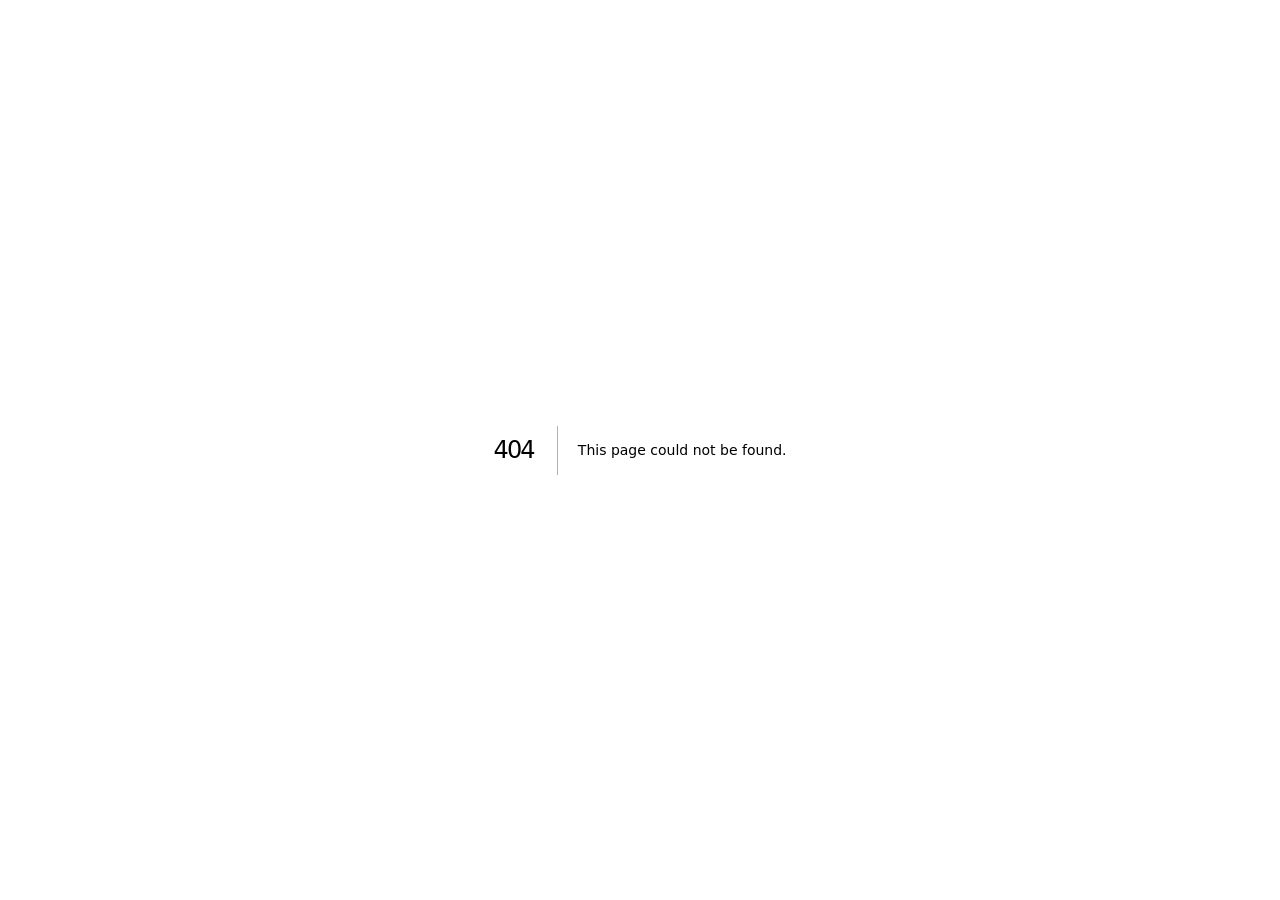
<file: 404/index.html>
<!DOCTYPE html><html lang="en"><head><meta charSet="utf-8"/><meta name="viewport" content="width=device-width, initial-scale=1"/><link rel="stylesheet" href="/_next/static/chunks/0ctlbodq7a~.7.css" data-precedence="next"/><link rel="preload" as="script" fetchPriority="low" href="/_next/static/chunks/15xrurgzs99gv.js"/><script src="/_next/static/chunks/0t2z5hkh7v~~b.js" async=""></script><script src="/_next/static/chunks/07lhk_q6pmm3r.js" async=""></script><script src="/_next/static/chunks/turbopack-08lz5pl99x_po.js" async=""></script><script src="/_next/static/chunks/0dbhjjzl8qfwv.js" async=""></script><meta name="robots" content="noindex"/><meta name="next-size-adjust" content=""/><title>404: This page could not be found.</title><title>Aditya Kumar Pandey | Machine Learning Engineer</title><meta name="description" content="Machine Learning Engineer and LSE MSc Data Science candidate building production RAG, forecasting and scalable ML systems."/><meta name="author" content="Aditya Kumar Pandey"/><meta name="keywords" content="Aditya Kumar Pandey,Machine Learning Engineer,Data Scientist,AI Engineer,LSE Data Science,RAG,Python"/><meta property="og:title" content="Aditya Kumar Pandey | Machine Learning Engineer"/><meta property="og:description" content="Production ML, RAG, forecasting and scalable data systems."/><meta property="og:type" content="website"/><meta name="twitter:card" content="summary"/><meta name="twitter:title" content="Aditya Kumar Pandey | Machine Learning Engineer"/><meta name="twitter:description" content="Production ML, RAG, forecasting and scalable data systems."/><script src="/_next/static/chunks/03~yq9q893hmn.js" noModule=""></script></head><body class="geist_a71539c9-module__T19VSG__variable geist_mono_8d43a2aa-module__8Li5zG__variable"><div hidden=""><!--$--><!--/$--></div><div style="font-family:system-ui,&quot;Segoe UI&quot;,Roboto,Helvetica,Arial,sans-serif,&quot;Apple Color Emoji&quot;,&quot;Segoe UI Emoji&quot;;height:100vh;text-align:center;display:flex;flex-direction:column;align-items:center;justify-content:center"><div><style>body{color:#000;background:#fff;margin:0}.next-error-h1{border-right:1px solid rgba(0,0,0,.3)}@media (prefers-color-scheme:dark){body{color:#fff;background:#000}.next-error-h1{border-right:1px solid rgba(255,255,255,.3)}}</style><h1 class="next-error-h1" style="display:inline-block;margin:0 20px 0 0;padding:0 23px 0 0;font-size:24px;font-weight:500;vertical-align:top;line-height:49px">404</h1><div style="display:inline-block"><h2 style="font-size:14px;font-weight:400;line-height:49px;margin:0">This page could not be found.</h2></div></div></div><!--$--><!--/$--><script src="/_next/static/chunks/15xrurgzs99gv.js" id="_R_" async=""></script><script>(self.__next_f=self.__next_f||[]).push([0])</script><script>self.__next_f.push([1,"1:\"$Sreact.fragment\"\n2:I[39756,[\"/_next/static/chunks/0dbhjjzl8qfwv.js\"],\"default\"]\n3:I[37457,[\"/_next/static/chunks/0dbhjjzl8qfwv.js\"],\"default\"]\n4:I[97367,[\"/_next/static/chunks/0dbhjjzl8qfwv.js\"],\"OutletBoundary\"]\n5:\"$Sreact.suspense\"\n8:I[97367,[\"/_next/static/chunks/0dbhjjzl8qfwv.js\"],\"ViewportBoundary\"]\na:I[97367,[\"/_next/static/chunks/0dbhjjzl8qfwv.js\"],\"MetadataBoundary\"]\nc:I[68027,[\"/_next/static/chunks/0dbhjjzl8qfwv.js\"],\"default\",1]\n:HL[\"/_next/static/chunks/0ctlbodq7a~.7.css\",\"style\"]\n"])</script><script>self.__next_f.push([1,"0:{\"P\":null,\"c\":[\"\",\"_not-found\",\"\"],\"q\":\"\",\"i\":false,\"f\":[[[\"\",{\"children\":[\"/_not-found\",{\"children\":[\"__PAGE__\",{}]}]},\"$undefined\",\"$undefined\",16],[[\"$\",\"$1\",\"c\",{\"children\":[[[\"$\",\"link\",\"0\",{\"rel\":\"stylesheet\",\"href\":\"/_next/static/chunks/0ctlbodq7a~.7.css\",\"precedence\":\"next\",\"crossOrigin\":\"$undefined\",\"nonce\":\"$undefined\"}],[\"$\",\"script\",\"script-0\",{\"src\":\"/_next/static/chunks/0dbhjjzl8qfwv.js\",\"async\":true,\"nonce\":\"$undefined\"}]],[\"$\",\"html\",null,{\"lang\":\"en\",\"children\":[\"$\",\"body\",null,{\"className\":\"geist_a71539c9-module__T19VSG__variable geist_mono_8d43a2aa-module__8Li5zG__variable\",\"children\":[\"$\",\"$L2\",null,{\"parallelRouterKey\":\"children\",\"error\":\"$undefined\",\"errorStyles\":\"$undefined\",\"errorScripts\":\"$undefined\",\"template\":[\"$\",\"$L3\",null,{}],\"templateStyles\":\"$undefined\",\"templateScripts\":\"$undefined\",\"notFound\":[[[\"$\",\"title\",null,{\"children\":\"404: This page could not be found.\"}],[\"$\",\"div\",null,{\"style\":{\"fontFamily\":\"system-ui,\\\"Segoe UI\\\",Roboto,Helvetica,Arial,sans-serif,\\\"Apple Color Emoji\\\",\\\"Segoe UI Emoji\\\"\",\"height\":\"100vh\",\"textAlign\":\"center\",\"display\":\"flex\",\"flexDirection\":\"column\",\"alignItems\":\"center\",\"justifyContent\":\"center\"},\"children\":[\"$\",\"div\",null,{\"children\":[[\"$\",\"style\",null,{\"dangerouslySetInnerHTML\":{\"__html\":\"body{color:#000;background:#fff;margin:0}.next-error-h1{border-right:1px solid rgba(0,0,0,.3)}@media (prefers-color-scheme:dark){body{color:#fff;background:#000}.next-error-h1{border-right:1px solid rgba(255,255,255,.3)}}\"}}],[\"$\",\"h1\",null,{\"className\":\"next-error-h1\",\"style\":{\"display\":\"inline-block\",\"margin\":\"0 20px 0 0\",\"padding\":\"0 23px 0 0\",\"fontSize\":24,\"fontWeight\":500,\"verticalAlign\":\"top\",\"lineHeight\":\"49px\"},\"children\":404}],[\"$\",\"div\",null,{\"style\":{\"display\":\"inline-block\"},\"children\":[\"$\",\"h2\",null,{\"style\":{\"fontSize\":14,\"fontWeight\":400,\"lineHeight\":\"49px\",\"margin\":0},\"children\":\"This page could not be found.\"}]}]]}]}]],[]],\"forbidden\":\"$undefined\",\"unauthorized\":\"$undefined\"}]}]}]]}],{\"children\":[[\"$\",\"$1\",\"c\",{\"children\":[null,[\"$\",\"$L2\",null,{\"parallelRouterKey\":\"children\",\"error\":\"$undefined\",\"errorStyles\":\"$undefined\",\"errorScripts\":\"$undefined\",\"template\":[\"$\",\"$L3\",null,{}],\"templateStyles\":\"$undefined\",\"templateScripts\":\"$undefined\",\"notFound\":\"$undefined\",\"forbidden\":\"$undefined\",\"unauthorized\":\"$undefined\"}]]}],{\"children\":[[\"$\",\"$1\",\"c\",{\"children\":[[[\"$\",\"title\",null,{\"children\":\"404: This page could not be found.\"}],[\"$\",\"div\",null,{\"style\":\"$0:f:0:1:0:props:children:1:props:children:props:children:props:notFound:0:1:props:style\",\"children\":[\"$\",\"div\",null,{\"children\":[[\"$\",\"style\",null,{\"dangerouslySetInnerHTML\":{\"__html\":\"body{color:#000;background:#fff;margin:0}.next-error-h1{border-right:1px solid rgba(0,0,0,.3)}@media (prefers-color-scheme:dark){body{color:#fff;background:#000}.next-error-h1{border-right:1px solid rgba(255,255,255,.3)}}\"}}],[\"$\",\"h1\",null,{\"className\":\"next-error-h1\",\"style\":\"$0:f:0:1:0:props:children:1:props:children:props:children:props:notFound:0:1:props:children:props:children:1:props:style\",\"children\":404}],[\"$\",\"div\",null,{\"style\":\"$0:f:0:1:0:props:children:1:props:children:props:children:props:notFound:0:1:props:children:props:children:2:props:style\",\"children\":[\"$\",\"h2\",null,{\"style\":\"$0:f:0:1:0:props:children:1:props:children:props:children:props:notFound:0:1:props:children:props:children:2:props:children:props:style\",\"children\":\"This page could not be found.\"}]}]]}]}]],null,[\"$\",\"$L4\",null,{\"children\":[\"$\",\"$5\",null,{\"name\":\"Next.MetadataOutlet\",\"children\":\"$@6\"}]}]]}],{},null,false,null]},null,false,\"$@7\"]},null,false,null],[\"$\",\"$1\",\"h\",{\"children\":[[\"$\",\"meta\",null,{\"name\":\"robots\",\"content\":\"noindex\"}],[\"$\",\"$L8\",null,{\"children\":\"$L9\"}],[\"$\",\"div\",null,{\"hidden\":true,\"children\":[\"$\",\"$La\",null,{\"children\":[\"$\",\"$5\",null,{\"name\":\"Next.Metadata\",\"children\":\"$Lb\"}]}]}],[\"$\",\"meta\",null,{\"name\":\"next-size-adjust\",\"content\":\"\"}]]}],false]],\"m\":\"$undefined\",\"G\":[\"$c\",[[\"$\",\"link\",\"0\",{\"rel\":\"stylesheet\",\"href\":\"/_next/static/chunks/0ctlbodq7a~.7.css\",\"precedence\":\"next\",\"crossOrigin\":\"$undefined\",\"nonce\":\"$undefined\"}]]],\"S\":true,\"h\":null,\"s\":\"$undefined\",\"l\":\"$undefined\",\"p\":\"$undefined\",\"d\":\"$undefined\",\"b\":\"ugWeaopuyy2t2RSmU5V7r\"}\n"])</script><script>self.__next_f.push([1,"d:[]\n7:\"$Wd\"\n"])</script><script>self.__next_f.push([1,"9:[[\"$\",\"meta\",\"0\",{\"charSet\":\"utf-8\"}],[\"$\",\"meta\",\"1\",{\"name\":\"viewport\",\"content\":\"width=device-width, initial-scale=1\"}]]\n"])</script><script>self.__next_f.push([1,"6:null\nb:[[\"$\",\"title\",\"0\",{\"children\":\"Aditya Kumar Pandey | Machine Learning Engineer\"}],[\"$\",\"meta\",\"1\",{\"name\":\"description\",\"content\":\"Machine Learning Engineer and LSE MSc Data Science candidate building production RAG, forecasting and scalable ML systems.\"}],[\"$\",\"meta\",\"2\",{\"name\":\"author\",\"content\":\"Aditya Kumar Pandey\"}],[\"$\",\"meta\",\"3\",{\"name\":\"keywords\",\"content\":\"Aditya Kumar Pandey,Machine Learning Engineer,Data Scientist,AI Engineer,LSE Data Science,RAG,Python\"}],[\"$\",\"meta\",\"4\",{\"property\":\"og:title\",\"content\":\"Aditya Kumar Pandey | Machine Learning Engineer\"}],[\"$\",\"meta\",\"5\",{\"property\":\"og:description\",\"content\":\"Production ML, RAG, forecasting and scalable data systems.\"}],[\"$\",\"meta\",\"6\",{\"property\":\"og:type\",\"content\":\"website\"}],[\"$\",\"meta\",\"7\",{\"name\":\"twitter:card\",\"content\":\"summary\"}],[\"$\",\"meta\",\"8\",{\"name\":\"twitter:title\",\"content\":\"Aditya Kumar Pandey | Machine Learning Engineer\"}],[\"$\",\"meta\",\"9\",{\"name\":\"twitter:description\",\"content\":\"Production ML, RAG, forecasting and scalable data systems.\"}]]\n"])</script></body></html>
</file>
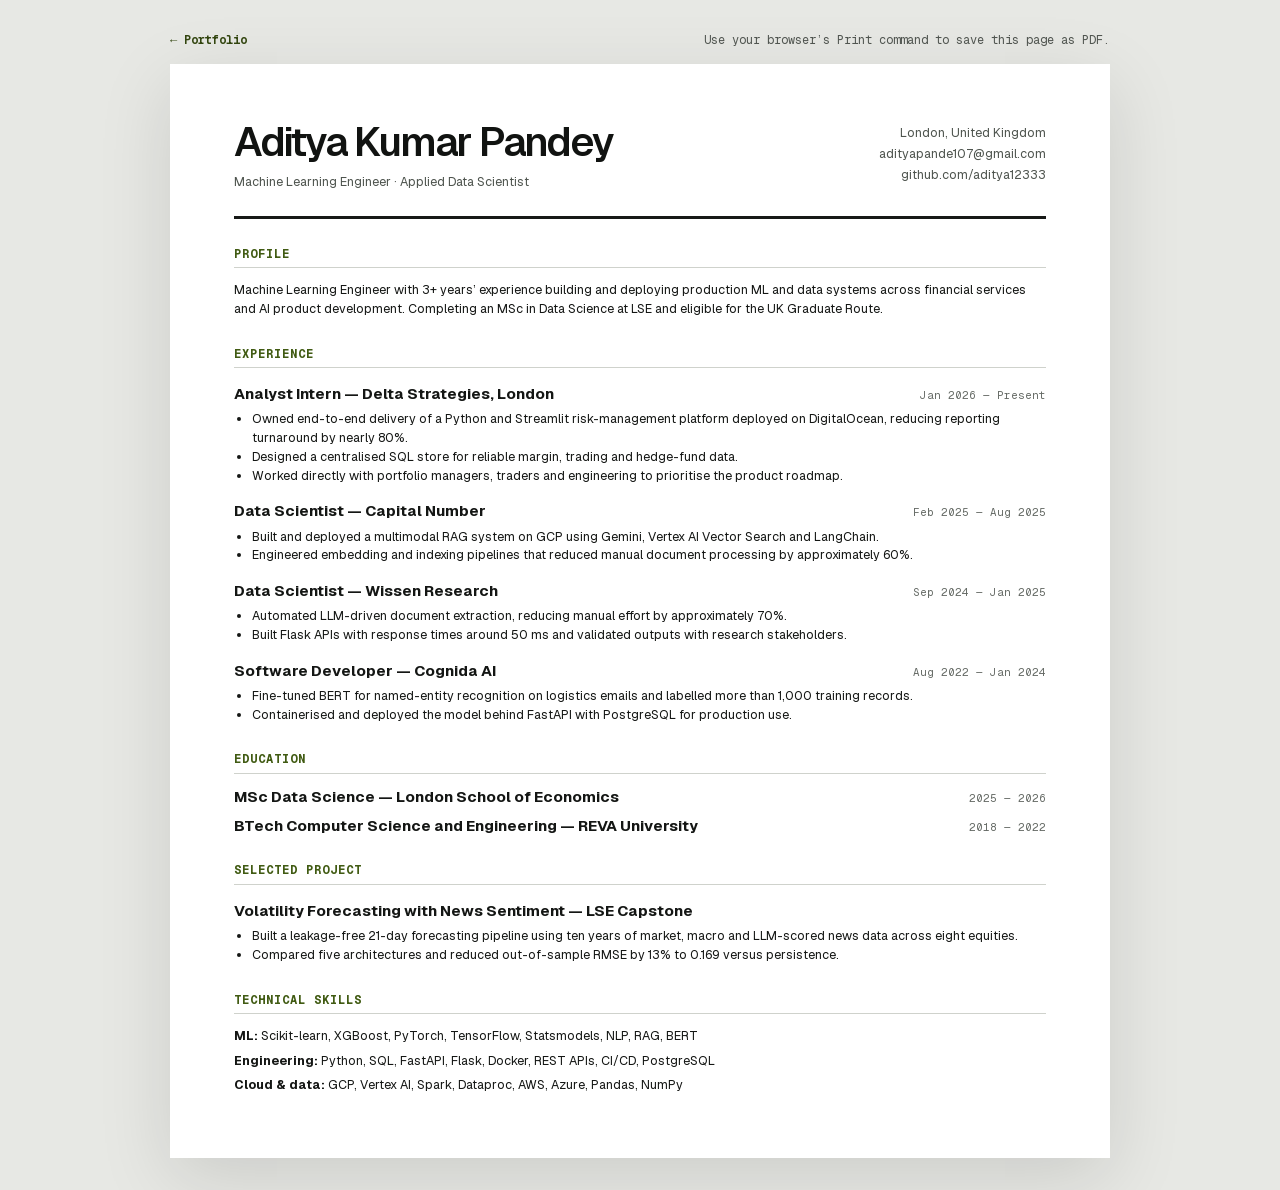
<file: resume/index.html>
<!DOCTYPE html><html lang="en"><head><meta charSet="utf-8"/><meta name="viewport" content="width=device-width, initial-scale=1"/><link rel="preload" href="/_next/static/media/797e433ab948586e-s.p.08e28id.o-okb.woff2" as="font" crossorigin="" type="font/woff2"/><link rel="preload" href="/_next/static/media/caa3a2e1cccd8315-s.p.09~u27dqhyhd6.woff2" as="font" crossorigin="" type="font/woff2"/><link rel="stylesheet" href="/_next/static/chunks/0ctlbodq7a~.7.css" data-precedence="next"/><link rel="preload" as="script" fetchPriority="low" href="/_next/static/chunks/15xrurgzs99gv.js"/><script src="/_next/static/chunks/0t2z5hkh7v~~b.js" async=""></script><script src="/_next/static/chunks/07lhk_q6pmm3r.js" async=""></script><script src="/_next/static/chunks/turbopack-08lz5pl99x_po.js" async=""></script><script src="/_next/static/chunks/0dbhjjzl8qfwv.js" async=""></script><meta name="next-size-adjust" content=""/><title>CV | Aditya Kumar Pandey</title><meta name="description" content="Professional CV of Aditya Kumar Pandey, Machine Learning Engineer."/><meta name="author" content="Aditya Kumar Pandey"/><meta name="keywords" content="Aditya Kumar Pandey,Machine Learning Engineer,Data Scientist,AI Engineer,LSE Data Science,RAG,Python"/><meta property="og:title" content="Aditya Kumar Pandey | Machine Learning Engineer"/><meta property="og:description" content="Production ML, RAG, forecasting and scalable data systems."/><meta property="og:type" content="website"/><meta name="twitter:card" content="summary"/><meta name="twitter:title" content="Aditya Kumar Pandey | Machine Learning Engineer"/><meta name="twitter:description" content="Production ML, RAG, forecasting and scalable data systems."/><script src="/_next/static/chunks/03~yq9q893hmn.js" noModule=""></script></head><body class="geist_a71539c9-module__T19VSG__variable geist_mono_8d43a2aa-module__8Li5zG__variable"><div hidden=""><!--$--><!--/$--></div><main class="resume-page"><div class="resume-toolbar"><a href="/">← Portfolio</a><span>Use your browser’s Print command to save this page as PDF.</span></div><article class="resume-sheet"><header><div><h1>Aditya Kumar Pandey</h1><p>Machine Learning Engineer · Applied Data Scientist</p></div><address>London, United Kingdom<br/><a href="mailto:adityapande107@gmail.com">adityapande107@gmail.com</a><br/><a href="https://github.com/aditya12333">github.com/aditya12333</a></address></header><section><h2>Profile</h2><p>Machine Learning Engineer with 3+ years’ experience building and deploying production ML and data systems across financial services and AI product development. Completing an MSc in Data Science at LSE and eligible for the UK Graduate Route.</p></section><section><h2>Experience</h2><div class="resume-role"><div class="resume-role-heading"><h3>Analyst Intern — Delta Strategies, London</h3><time>Jan 2026 — Present</time></div><ul><li>Owned end-to-end delivery of a Python and Streamlit risk-management platform deployed on DigitalOcean, reducing reporting turnaround by nearly 80%.</li><li>Designed a centralised SQL store for reliable margin, trading and hedge-fund data.</li><li>Worked directly with portfolio managers, traders and engineering to prioritise the product roadmap.</li></ul></div><div class="resume-role"><div class="resume-role-heading"><h3>Data Scientist — Capital Number</h3><time>Feb 2025 — Aug 2025</time></div><ul><li>Built and deployed a multimodal RAG system on GCP using Gemini, Vertex AI Vector Search and LangChain.</li><li>Engineered embedding and indexing pipelines that reduced manual document processing by approximately 60%.</li></ul></div><div class="resume-role"><div class="resume-role-heading"><h3>Data Scientist — Wissen Research</h3><time>Sep 2024 — Jan 2025</time></div><ul><li>Automated LLM-driven document extraction, reducing manual effort by approximately 70%.</li><li>Built Flask APIs with response times around 50 ms and validated outputs with research stakeholders.</li></ul></div><div class="resume-role"><div class="resume-role-heading"><h3>Software Developer — Cognida AI</h3><time>Aug 2022 — Jan 2024</time></div><ul><li>Fine-tuned BERT for named-entity recognition on logistics emails and labelled more than 1,000 training records.</li><li>Containerised and deployed the model behind FastAPI with PostgreSQL for production use.</li></ul></div></section><section><h2>Education</h2><div class="resume-role-heading"><h3>MSc Data Science — London School of Economics</h3><time>2025 — 2026</time></div><div class="resume-role-heading"><h3>BTech Computer Science and Engineering — REVA University</h3><time>2018 — 2022</time></div></section><section><h2>Selected project</h2><div class="resume-role"><div class="resume-role-heading"><h3>Volatility Forecasting with News Sentiment — LSE Capstone</h3></div><ul><li>Built a leakage-free 21-day forecasting pipeline using ten years of market, macro and LLM-scored news data across eight equities.</li><li>Compared five architectures and reduced out-of-sample RMSE by 13% to 0.169 versus persistence.</li></ul></div></section><section><h2>Technical skills</h2><p><strong>ML:</strong> Scikit-learn, XGBoost, PyTorch, TensorFlow, Statsmodels, NLP, RAG, BERT</p><p><strong>Engineering:</strong> Python, SQL, FastAPI, Flask, Docker, REST APIs, CI/CD, PostgreSQL</p><p><strong>Cloud &amp; data:</strong> GCP, Vertex AI, Spark, Dataproc, AWS, Azure, Pandas, NumPy</p></section></article></main><!--$--><!--/$--><script src="/_next/static/chunks/15xrurgzs99gv.js" id="_R_" async=""></script><script>(self.__next_f=self.__next_f||[]).push([0])</script><script>self.__next_f.push([1,"1:\"$Sreact.fragment\"\n2:I[39756,[\"/_next/static/chunks/0dbhjjzl8qfwv.js\"],\"default\"]\n3:I[37457,[\"/_next/static/chunks/0dbhjjzl8qfwv.js\"],\"default\"]\nd:I[68027,[\"/_next/static/chunks/0dbhjjzl8qfwv.js\"],\"default\",1]\n:HL[\"/_next/static/chunks/0ctlbodq7a~.7.css\",\"style\"]\n:HL[\"/_next/static/media/797e433ab948586e-s.p.08e28id.o-okb.woff2\",\"font\",{\"crossOrigin\":\"\",\"type\":\"font/woff2\"}]\n:HL[\"/_next/static/media/caa3a2e1cccd8315-s.p.09~u27dqhyhd6.woff2\",\"font\",{\"crossOrigin\":\"\",\"type\":\"font/woff2\"}]\n"])</script><script>self.__next_f.push([1,"0:{\"P\":null,\"c\":[\"\",\"resume\",\"\"],\"q\":\"\",\"i\":false,\"f\":[[[\"\",{\"children\":[\"resume\",{\"children\":[\"__PAGE__\",{}]}]},\"$undefined\",\"$undefined\",16],[[\"$\",\"$1\",\"c\",{\"children\":[[[\"$\",\"link\",\"0\",{\"rel\":\"stylesheet\",\"href\":\"/_next/static/chunks/0ctlbodq7a~.7.css\",\"precedence\":\"next\",\"crossOrigin\":\"$undefined\",\"nonce\":\"$undefined\"}],[\"$\",\"script\",\"script-0\",{\"src\":\"/_next/static/chunks/0dbhjjzl8qfwv.js\",\"async\":true,\"nonce\":\"$undefined\"}]],[\"$\",\"html\",null,{\"lang\":\"en\",\"children\":[\"$\",\"body\",null,{\"className\":\"geist_a71539c9-module__T19VSG__variable geist_mono_8d43a2aa-module__8Li5zG__variable\",\"children\":[\"$\",\"$L2\",null,{\"parallelRouterKey\":\"children\",\"error\":\"$undefined\",\"errorStyles\":\"$undefined\",\"errorScripts\":\"$undefined\",\"template\":[\"$\",\"$L3\",null,{}],\"templateStyles\":\"$undefined\",\"templateScripts\":\"$undefined\",\"notFound\":[[[\"$\",\"title\",null,{\"children\":\"404: This page could not be found.\"}],[\"$\",\"div\",null,{\"style\":{\"fontFamily\":\"system-ui,\\\"Segoe UI\\\",Roboto,Helvetica,Arial,sans-serif,\\\"Apple Color Emoji\\\",\\\"Segoe UI Emoji\\\"\",\"height\":\"100vh\",\"textAlign\":\"center\",\"display\":\"flex\",\"flexDirection\":\"column\",\"alignItems\":\"center\",\"justifyContent\":\"center\"},\"children\":[\"$\",\"div\",null,{\"children\":[[\"$\",\"style\",null,{\"dangerouslySetInnerHTML\":{\"__html\":\"body{color:#000;background:#fff;margin:0}.next-error-h1{border-right:1px solid rgba(0,0,0,.3)}@media (prefers-color-scheme:dark){body{color:#fff;background:#000}.next-error-h1{border-right:1px solid rgba(255,255,255,.3)}}\"}}],[\"$\",\"h1\",null,{\"className\":\"next-error-h1\",\"style\":{\"display\":\"inline-block\",\"margin\":\"0 20px 0 0\",\"padding\":\"0 23px 0 0\",\"fontSize\":24,\"fontWeight\":500,\"verticalAlign\":\"top\",\"lineHeight\":\"49px\"},\"children\":404}],[\"$\",\"div\",null,{\"style\":{\"display\":\"inline-block\"},\"children\":[\"$\",\"h2\",null,{\"style\":{\"fontSize\":14,\"fontWeight\":400,\"lineHeight\":\"49px\",\"margin\":0},\"children\":\"This page could not be found.\"}]}]]}]}]],[]],\"forbidden\":\"$undefined\",\"unauthorized\":\"$undefined\"}]}]}]]}],{\"children\":[[\"$\",\"$1\",\"c\",{\"children\":[null,[\"$\",\"$L2\",null,{\"parallelRouterKey\":\"children\",\"error\":\"$undefined\",\"errorStyles\":\"$undefined\",\"errorScripts\":\"$undefined\",\"template\":[\"$\",\"$L3\",null,{}],\"templateStyles\":\"$undefined\",\"templateScripts\":\"$undefined\",\"notFound\":\"$undefined\",\"forbidden\":\"$undefined\",\"unauthorized\":\"$undefined\"}]]}],{\"children\":[[\"$\",\"$1\",\"c\",{\"children\":[[\"$\",\"main\",null,{\"className\":\"resume-page\",\"children\":[[\"$\",\"div\",null,{\"className\":\"resume-toolbar\",\"children\":[[\"$\",\"a\",null,{\"href\":\"/\",\"children\":\"← Portfolio\"}],[\"$\",\"span\",null,{\"children\":\"Use your browser’s Print command to save this page as PDF.\"}]]}],[\"$\",\"article\",null,{\"className\":\"resume-sheet\",\"children\":[[\"$\",\"header\",null,{\"children\":[[\"$\",\"div\",null,{\"children\":[[\"$\",\"h1\",null,{\"children\":\"Aditya Kumar Pandey\"}],[\"$\",\"p\",null,{\"children\":\"Machine Learning Engineer · Applied Data Scientist\"}]]}],[\"$\",\"address\",null,{\"children\":[\"London, United Kingdom\",[\"$\",\"br\",null,{}],[\"$\",\"a\",null,{\"href\":\"mailto:adityapande107@gmail.com\",\"children\":\"adityapande107@gmail.com\"}],[\"$\",\"br\",null,{}],[\"$\",\"a\",null,{\"href\":\"https://github.com/aditya12333\",\"children\":\"github.com/aditya12333\"}]]}]]}],[\"$\",\"section\",null,{\"children\":[[\"$\",\"h2\",null,{\"children\":\"Profile\"}],[\"$\",\"p\",null,{\"children\":\"Machine Learning Engineer with 3+ years’ experience building and deploying production ML and data systems across financial services and AI product development. Completing an MSc in Data Science at LSE and eligible for the UK Graduate Route.\"}]]}],[\"$\",\"section\",null,{\"children\":[[\"$\",\"h2\",null,{\"children\":\"Experience\"}],[[\"$\",\"div\",\"Analyst Intern — Delta Strategies, London\",{\"className\":\"resume-role\",\"children\":[[\"$\",\"div\",null,{\"className\":\"resume-role-heading\",\"children\":[[\"$\",\"h3\",null,{\"children\":\"Analyst Intern — Delta Strategies, London\"}],[\"$\",\"time\",null,{\"children\":\"Jan 2026 — Present\"}]]}],[\"$\",\"ul\",null,{\"children\":[[\"$\",\"li\",\"Owned end-to-end delivery of a Python and Streamlit risk-management platform deployed on DigitalOcean, reducing reporting turnaround by nearly 80%.\",{\"children\":\"Owned end-to-end delivery of a Python and Streamlit risk-management platform deployed on DigitalOcean, reducing reporting turnaround by nearly 80%.\"}],[\"$\",\"li\",\"Designed a centralised SQL store for reliable margin, trading and hedge-fund data.\",{\"children\":\"Designed a centralised SQL store for reliable margin, trading and hedge-fund data.\"}],[\"$\",\"li\",\"Worked directly with portfolio managers, traders and engineering to prioritise the product roadmap.\",{\"children\":\"Worked directly with portfolio managers, traders and engineering to prioritise the product roadmap.\"}]]}]]}],\"$L4\",\"$L5\",\"$L6\"]]}],\"$L7\",\"$L8\",\"$L9\"]}]]}],null,\"$La\"]}],{},null,false,null]},null,false,\"$@b\"]},null,false,null],\"$Lc\",false]],\"m\":\"$undefined\",\"G\":[\"$d\",[\"$Le\"]],\"S\":true,\"h\":null,\"s\":\"$undefined\",\"l\":\"$undefined\",\"p\":\"$undefined\",\"d\":\"$undefined\",\"b\":\"ugWeaopuyy2t2RSmU5V7r\"}\n"])</script><script>self.__next_f.push([1,"f:I[97367,[\"/_next/static/chunks/0dbhjjzl8qfwv.js\"],\"OutletBoundary\"]\n10:\"$Sreact.suspense\"\n13:I[97367,[\"/_next/static/chunks/0dbhjjzl8qfwv.js\"],\"ViewportBoundary\"]\n15:I[97367,[\"/_next/static/chunks/0dbhjjzl8qfwv.js\"],\"MetadataBoundary\"]\n4:[\"$\",\"div\",\"Data Scientist — Capital Number\",{\"className\":\"resume-role\",\"children\":[[\"$\",\"div\",null,{\"className\":\"resume-role-heading\",\"children\":[[\"$\",\"h3\",null,{\"children\":\"Data Scientist — Capital Number\"}],[\"$\",\"time\",null,{\"children\":\"Feb 2025 — Aug 2025\"}]]}],[\"$\",\"ul\",null,{\"children\":[[\"$\",\"li\",\"Built and deployed a multimodal RAG system on GCP using Gemini, Vertex AI Vector Search and LangChain.\",{\"children\":\"Built and deployed a multimodal RAG system on GCP using Gemini, Vertex AI Vector Search and LangChain.\"}],[\"$\",\"li\",\"Engineered embedding and indexing pipelines that reduced manual document processing by approximately 60%.\",{\"children\":\"Engineered embedding and indexing pipelines that reduced manual document processing by approximately 60%.\"}]]}]]}]\n5:[\"$\",\"div\",\"Data Scientist — Wissen Research\",{\"className\":\"resume-role\",\"children\":[[\"$\",\"div\",null,{\"className\":\"resume-role-heading\",\"children\":[[\"$\",\"h3\",null,{\"children\":\"Data Scientist — Wissen Research\"}],[\"$\",\"time\",null,{\"children\":\"Sep 2024 — Jan 2025\"}]]}],[\"$\",\"ul\",null,{\"children\":[[\"$\",\"li\",\"Automated LLM-driven document extraction, reducing manual effort by approximately 70%.\",{\"children\":\"Automated LLM-driven document extraction, reducing manual effort by approximately 70%.\"}],[\"$\",\"li\",\"Built Flask APIs with response times around 50 ms and validated outputs with research stakeholders.\",{\"children\":\"Built Flask APIs with response times around 50 ms and validated outputs with research stakeholders.\"}]]}]]}]\n6:[\"$\",\"div\",\"Software Developer — Cognida AI\",{\"className\":\"resume-role\",\"children\":[[\"$\",\"div\",null,{\"className\":\"resume-role-heading\",\"children\":[[\"$\",\"h3\",null,{\"children\":\"Software Developer — Cognida AI\"}],[\"$\",\"time\",null,{\"children\":\"Aug 2022 — Jan 2024\"}]]}],[\"$\",\"ul\",null,{\"children\":[[\"$\",\"li\",\"Fine-tuned BERT for named-entity recognition on logistics emails and labelled more than 1,000 training records.\",{\"children\":\"Fine-tuned BERT for named-entity recognition on logistics emails and labelled more than 1,000 training records.\"}],[\"$\",\"li\",\"Containerised and deployed the model behind FastAPI with PostgreSQL for production use.\",{\"children\":\"Containerised and deployed the model behind FastAPI with PostgreSQL for production use.\"}]]}]]}]\n7:[\"$\",\"section\",null,{\"children\":[[\"$\",\"h2\",null,{\"children\":\"Education\"}],[\"$\",\"div\",null,{\"className\":\"resume-role-heading\",\"children\":[[\"$\",\"h3\",null,{\"children\":\"MSc Data Science — London School of Economics\"}],[\"$\",\"time\",null,{\"children\":\"2025 — 2026\"}]]}],[\"$\",\"div\",null,{\"className\":\"resume-role-heading\",\"children\":[[\"$\",\"h3\",null,{\"children\":\"BTech Computer Science and Engineering — REVA University\"}],[\"$\",\"time\",null,{\"children\":\"2018 — 2022\"}]]}]]}]\n8:[\"$\",\"section\",null,{\"children\":[[\"$\",\"h2\",null,{\"children\":\"Selected project\"}],[\"$\",\"div\",null,{\"className\":\"resume-role\",\"children\":[[\"$\",\"div\",null,{\"className\":\"resume-role-heading\",\"children\":[\"$\",\"h3\",null,{\"children\":\"Volatility Forecasting with News Sentiment — LSE Capstone\"}]}],[\"$\",\"ul\",null,{\"children\":[[\"$\",\"li\",null,{\"children\":\"Built a leakage-free 21-day forecasting pipeline using ten years of market, macro and LLM-scored news data across eight equities.\"}],[\"$\",\"li\",null,{\"children\":\"Compared five architectures and reduced out-of-sample RMSE by 13% to 0.169 versus persistence.\"}]]}]]}]]}]\n9:[\"$\",\"section\",null,{\"children\":[[\"$\",\"h2\",null,{\"children\":\"Technical skills\"}],[\"$\",\"p\",null,{\"children\":[[\"$\",\"strong\",null,{\"children\":\"ML:\"}],\" Scikit-learn, XGBoost, PyTorch, TensorFlow, Statsmodels, NLP, RAG, BERT\"]}],[\"$\",\"p\",null,{\"children\":[[\"$\",\"strong\",null,{\"children\":\"Engineering:\"}],\" Python, SQL, FastAPI, Flask, Docker, REST APIs, CI/CD, PostgreSQL\"]}],[\"$\",\"p\",null,{\"children\":[[\"$\",\"strong\",null,{\"children\":\"Cloud \u0026 data:\"}],\" GCP, Vertex AI, Spark, Datapr"])</script><script>self.__next_f.push([1,"oc, AWS, Azure, Pandas, NumPy\"]}]]}]\na:[\"$\",\"$Lf\",null,{\"children\":[\"$\",\"$10\",null,{\"name\":\"Next.MetadataOutlet\",\"children\":\"$@11\"}]}]\n12:[]\nb:\"$W12\"\nc:[\"$\",\"$1\",\"h\",{\"children\":[null,[\"$\",\"$L13\",null,{\"children\":\"$L14\"}],[\"$\",\"div\",null,{\"hidden\":true,\"children\":[\"$\",\"$L15\",null,{\"children\":[\"$\",\"$10\",null,{\"name\":\"Next.Metadata\",\"children\":\"$L16\"}]}]}],[\"$\",\"meta\",null,{\"name\":\"next-size-adjust\",\"content\":\"\"}]]}]\ne:[\"$\",\"link\",\"0\",{\"rel\":\"stylesheet\",\"href\":\"/_next/static/chunks/0ctlbodq7a~.7.css\",\"precedence\":\"next\",\"crossOrigin\":\"$undefined\",\"nonce\":\"$undefined\"}]\n"])</script><script>self.__next_f.push([1,"14:[[\"$\",\"meta\",\"0\",{\"charSet\":\"utf-8\"}],[\"$\",\"meta\",\"1\",{\"name\":\"viewport\",\"content\":\"width=device-width, initial-scale=1\"}]]\n"])</script><script>self.__next_f.push([1,"11:null\n16:[[\"$\",\"title\",\"0\",{\"children\":\"CV | Aditya Kumar Pandey\"}],[\"$\",\"meta\",\"1\",{\"name\":\"description\",\"content\":\"Professional CV of Aditya Kumar Pandey, Machine Learning Engineer.\"}],[\"$\",\"meta\",\"2\",{\"name\":\"author\",\"content\":\"Aditya Kumar Pandey\"}],[\"$\",\"meta\",\"3\",{\"name\":\"keywords\",\"content\":\"Aditya Kumar Pandey,Machine Learning Engineer,Data Scientist,AI Engineer,LSE Data Science,RAG,Python\"}],[\"$\",\"meta\",\"4\",{\"property\":\"og:title\",\"content\":\"Aditya Kumar Pandey | Machine Learning Engineer\"}],[\"$\",\"meta\",\"5\",{\"property\":\"og:description\",\"content\":\"Production ML, RAG, forecasting and scalable data systems.\"}],[\"$\",\"meta\",\"6\",{\"property\":\"og:type\",\"content\":\"website\"}],[\"$\",\"meta\",\"7\",{\"name\":\"twitter:card\",\"content\":\"summary\"}],[\"$\",\"meta\",\"8\",{\"name\":\"twitter:title\",\"content\":\"Aditya Kumar Pandey | Machine Learning Engineer\"}],[\"$\",\"meta\",\"9\",{\"name\":\"twitter:description\",\"content\":\"Production ML, RAG, forecasting and scalable data systems.\"}]]\n"])</script></body></html>
</file>
<file: _next/static/chunks/0ctlbodq7a~.7.css>
@font-face{font-family:Geist;font-style:normal;font-weight:100 900;font-display:swap;src:url(../media/fef07dbb0973bf53-s.12tyk43_3sh9u.woff2)format("woff2");unicode-range:U+460-52F,U+1C80-1C8A,U+20B4,U+2DE0-2DFF,U+A640-A69F,U+FE2E-FE2F}@font-face{font-family:Geist;font-style:normal;font-weight:100 900;font-display:swap;src:url(../media/8a480f0b521d4e75-s.0jzbimsg8vl84.woff2)format("woff2");unicode-range:U+301,U+400-45F,U+490-491,U+4B0-4B1,U+2116}@font-face{font-family:Geist;font-style:normal;font-weight:100 900;font-display:swap;src:url(../media/53b9e256198e5412-s.0-wfv7uh4i7h9.woff2)format("woff2");unicode-range:U+102-103,U+110-111,U+128-129,U+168-169,U+1A0-1A1,U+1AF-1B0,U+300-301,U+303-304,U+308-309,U+323,U+329,U+1EA0-1EF9,U+20AB}@font-face{font-family:Geist;font-style:normal;font-weight:100 900;font-display:swap;src:url(../media/7178b3e590c64307-s.0nx0ww8fni_q3.woff2)format("woff2");unicode-range:U+100-2BA,U+2BD-2C5,U+2C7-2CC,U+2CE-2D7,U+2DD-2FF,U+304,U+308,U+329,U+1D00-1DBF,U+1E00-1E9F,U+1EF2-1EFF,U+2020,U+20A0-20AB,U+20AD-20C0,U+2113,U+2C60-2C7F,U+A720-A7FF}@font-face{font-family:Geist;font-style:normal;font-weight:100 900;font-display:swap;src:url(../media/caa3a2e1cccd8315-s.p.09~u27dqhyhd6.woff2)format("woff2");unicode-range:U+??,U+131,U+152-153,U+2BB-2BC,U+2C6,U+2DA,U+2DC,U+304,U+308,U+329,U+2000-206F,U+20AC,U+2122,U+2191,U+2193,U+2212,U+2215,U+FEFF,U+FFFD}@font-face{font-family:Geist Fallback;src:local(Arial);ascent-override:95.94%;descent-override:28.16%;line-gap-override:0.0%;size-adjust:104.76%}.geist_a71539c9-module__T19VSG__className{font-family:Geist,Geist Fallback;font-style:normal}.geist_a71539c9-module__T19VSG__variable{--font-geist-sans:"Geist", "Geist Fallback"}
@font-face{font-family:Geist Mono;font-style:normal;font-weight:100 900;font-display:swap;src:url(../media/5ce348bf30bf5439-s.0zgw-jeven.3w.woff2)format("woff2");unicode-range:U+460-52F,U+1C80-1C8A,U+20B4,U+2DE0-2DFF,U+A640-A69F,U+FE2E-FE2F}@font-face{font-family:Geist Mono;font-style:normal;font-weight:100 900;font-display:swap;src:url(../media/4fa387ec64143e14-s.0wkzw~je483f-.woff2)format("woff2");unicode-range:U+301,U+400-45F,U+490-491,U+4B0-4B1,U+2116}@font-face{font-family:Geist Mono;font-style:normal;font-weight:100 900;font-display:swap;src:url(../media/6306c77e7c8268e4-s.0rhz0arwfsn~5.woff2)format("woff2");unicode-range:U+2000-2001,U+2004-2008,U+200A,U+23B8-23BD,U+2500-259F}@font-face{font-family:Geist Mono;font-style:normal;font-weight:100 900;font-display:swap;src:url(../media/7d817b4c03b0c5f1-s.0l76wvqk9d84w.woff2)format("woff2");unicode-range:U+102-103,U+110-111,U+128-129,U+168-169,U+1A0-1A1,U+1AF-1B0,U+300-301,U+303-304,U+308-309,U+323,U+329,U+1EA0-1EF9,U+20AB}@font-face{font-family:Geist Mono;font-style:normal;font-weight:100 900;font-display:swap;src:url(../media/bbc41e54d2fcbd21-s.0k4k9394f2q-k.woff2)format("woff2");unicode-range:U+100-2BA,U+2BD-2C5,U+2C7-2CC,U+2CE-2D7,U+2DD-2FF,U+304,U+308,U+329,U+1D00-1DBF,U+1E00-1E9F,U+1EF2-1EFF,U+2020,U+20A0-20AB,U+20AD-20C0,U+2113,U+2C60-2C7F,U+A720-A7FF}@font-face{font-family:Geist Mono;font-style:normal;font-weight:100 900;font-display:swap;src:url(../media/797e433ab948586e-s.p.08e28id.o-okb.woff2)format("woff2");unicode-range:U+??,U+131,U+152-153,U+2BB-2BC,U+2C6,U+2DA,U+2DC,U+304,U+308,U+329,U+2000-206F,U+20AC,U+2122,U+2191,U+2193,U+2212,U+2215,U+FEFF,U+FFFD}@font-face{font-family:Geist Mono Fallback;src:local(Arial);ascent-override:74.67%;descent-override:21.92%;line-gap-override:0.0%;size-adjust:134.59%}.geist_mono_8d43a2aa-module__8Li5zG__className{font-family:Geist Mono,Geist Mono Fallback;font-style:normal}.geist_mono_8d43a2aa-module__8Li5zG__variable{--font-geist-mono:"Geist Mono", "Geist Mono Fallback"}
:root{--background:#0b0d0c;--surface:#111411;--surface-raised:#161a16;--foreground:#f2f4ee;--muted:#a7ada4;--quiet:#737a72;--line:#292e29;--accent:#c7f36b;--accent-dark:#10140b}*{box-sizing:border-box}html{scroll-behavior:smooth;scroll-padding-top:100px}body{background:var(--background);color:var(--foreground);font-family:var(--font-geist-sans), Arial, sans-serif;text-rendering:optimizelegibility;margin:0}body:before{z-index:-1;content:"";pointer-events:none;opacity:.18;background-image:radial-gradient(#ffffff14 .7px,#0000 .7px);background-size:7px 7px;position:fixed;inset:0;-webkit-mask-image:linear-gradient(#000,#0000 72%);mask-image:linear-gradient(#000,#0000 72%)}a{color:inherit;text-decoration:none}.shell{width:min(1420px,100% - 112px);margin-inline:auto}.site-header{z-index:10;border-bottom:1px solid var(--line);min-height:92px;font-family:var(--font-geist-mono), monospace;justify-content:space-between;align-items:center;display:flex;position:relative}.wordmark{letter-spacing:-.025em;font-size:1.18rem;font-weight:550}nav{gap:clamp(1.4rem,3vw,4rem);display:flex}nav a{color:var(--muted);padding:.5rem 0;font-size:.91rem;transition:color .18s;position:relative}nav a:after{background:var(--accent);content:"";opacity:0;border-radius:50%;width:.32rem;height:.32rem;transition:opacity .18s,transform .18s;position:absolute;bottom:-.15rem;left:50%;transform:translate(-50%)scale(.5)}nav a:hover,nav a:focus-visible,nav a.active{color:var(--foreground)}nav a:hover:after,nav a:focus-visible:after,nav a.active:after{opacity:1;transform:translate(-50%)scale(1)}.hero{grid-template-columns:minmax(0,1.05fr) minmax(360px,.95fr);align-items:center;gap:2rem;min-height:calc(100vh - 92px);padding-block:5.5rem 4rem;display:grid;position:relative;overflow:hidden}.hero-copy{z-index:2;max-width:790px;animation:.65s both rise-in;position:relative}.eyebrow,.section-kicker{color:var(--accent);font-family:var(--font-geist-mono), monospace;letter-spacing:.05em;text-transform:uppercase;align-items:center;gap:.75rem;margin:0;font-size:.82rem;display:flex}.eyebrow span{background:var(--accent);border-radius:50%;width:.56rem;height:.56rem;box-shadow:0 0 24px #c7f36b6b}h1{letter-spacing:-.075em;max-width:800px;margin:2.1rem 0 1.7rem;font-size:clamp(3.8rem,6.35vw,7.2rem);font-weight:580;line-height:.94}.hero-intro{max-width:660px;color:var(--muted);font-family:var(--font-geist-mono), monospace;margin:0;font-size:clamp(1rem,1.3vw,1.25rem);line-height:1.65}.hero-actions{flex-wrap:wrap;gap:1rem;margin-top:2.5rem;display:flex}.button{border:1px solid var(--line);min-height:54px;font-family:var(--font-geist-mono), monospace;border-radius:8px;justify-content:center;align-items:center;padding:.95rem 1.5rem;font-size:.9rem;transition:background .18s,border-color .18s,color .18s,transform .18s;display:inline-flex}.button:hover{transform:translateY(-2px)}.button-primary{border-color:var(--accent);background:var(--accent);color:var(--accent-dark);font-weight:650}.button-primary:hover{background:#d5ff7f}.button-secondary:hover{border-color:var(--muted);background:#ffffff0a}.proof-row{color:var(--muted);font-family:var(--font-geist-mono), monospace;flex-wrap:wrap;gap:0;margin-top:2.8rem;font-size:.77rem;display:flex}.proof-row span{align-items:center;min-height:24px;padding-right:1.3rem;display:flex}.proof-row span+span{border-left:1px solid var(--line);padding-left:1.3rem}.proof-row span+span:before{background:var(--accent);content:"";border-radius:50%;width:.32rem;height:.32rem;margin-right:.75rem}.signal-graphic{aspect-ratio:1/.82;opacity:.9;background:radial-gradient(circle at 66% 45%,#f2f4ee1f,#0000 2%),radial-gradient(circle at 58% 55%,#f2f4ee12,#0000 18%),radial-gradient(circle at 55% 52%,#c7f36b14,#0000 34%);justify-self:end;width:min(48vw,680px);animation:1.1s .12s both resolve-in;position:relative}.signal-graphic:before,.signal-graphic:after{content:"";background-image:radial-gradient(circle,#dce2d894 0 1px,#0000 1.5px);background-size:31px 29px;border-radius:50%;position:absolute;inset:9%;transform:rotate(-12deg);-webkit-mask-image:radial-gradient(circle,#000 15%,#000c 42%,#0000 73%);mask-image:radial-gradient(circle,#000 15%,#000c 42%,#0000 73%)}.signal-graphic:after{opacity:.55;background-size:13px 17px;inset:21%;transform:rotate(17deg)}.signal-graphic svg{z-index:4;width:96%;height:96%;position:absolute;inset:2%;overflow:visible}.signal-line,.signal-line-muted,.arrow-head{fill:none;stroke-linecap:round;stroke-linejoin:round}.signal-line-muted{stroke:#c7f36b29;stroke-width:7px}.signal-line{stroke:var(--accent);stroke-width:2px;stroke-dasharray:900;stroke-dashoffset:900px;animation:1.5s .45s forwards draw-line}.signal-graphic circle{fill:var(--accent);filter:drop-shadow(0 0 8px #c7f36bcc)}.arrow-head{stroke:var(--accent);stroke-width:2px}.orbit{z-index:1;border:1px solid #a7ada42e;border-radius:50%;position:absolute}.orbit-one{inset:8% 4% 16% 8%;transform:rotate(18deg)}.orbit-two{inset:15% 12% 8% 18%;transform:rotate(-22deg)}.orbit-three{inset:3% 24% 20% 14%;transform:rotate(54deg)}.node{z-index:3;background:var(--foreground);border-radius:50%;width:6px;height:6px;position:absolute;box-shadow:0 0 12px #f2f4ee61}.node-one{top:22%;left:34%}.node-two{top:38%;right:20%}.node-three{background:var(--accent);bottom:19%;left:41%}.node-four{top:54%;left:18%}.section{border-top:1px solid var(--line);padding-block:clamp(6rem,10vw,10rem)}.section-heading{grid-template-columns:.65fr 1.65fr 1fr;align-items:start;gap:3rem;margin-bottom:4rem;display:grid}.section-heading.compact{grid-template-columns:.65fr 2.65fr}.section-heading h2,.about-copy h2,.contact-section h2{letter-spacing:-.065em;margin:-.6rem 0 0;font-size:clamp(2.5rem,4.6vw,5rem);font-weight:520;line-height:1}.section-heading>p:last-child,.about-copy>p,.contact-section>p{color:var(--muted);margin:0;font-size:1rem;line-height:1.75}.project-grid{border-top:1px solid var(--line);border-left:1px solid var(--line);grid-template-columns:repeat(2,minmax(0,1fr));display:grid}.project-card{border-right:1px solid var(--line);border-bottom:1px solid var(--line);background:#1114118c;flex-direction:column;min-height:610px;padding:clamp(2rem,4vw,3.8rem);transition:background .22s,transform .22s;display:flex}.project-card:last-child:nth-child(odd){grid-column:1/-1;min-height:560px}.project-card:hover{background:var(--surface-raised)}.project-topline,.project-footer{color:var(--quiet);font-family:var(--font-geist-mono), monospace;letter-spacing:.06em;text-transform:uppercase;justify-content:space-between;align-items:center;gap:1rem;font-size:.72rem;display:flex}.project-topline span:first-child{color:var(--accent)}.project-card h3{letter-spacing:-.055em;max-width:620px;margin:3.5rem 0 1.4rem;font-size:clamp(2rem,3.3vw,3.7rem);font-weight:520;line-height:1.03}.project-summary,.project-detail{max-width:650px;color:var(--muted);margin:0;line-height:1.72}.project-result{align-items:baseline;gap:1rem;margin:2.5rem 0 1.5rem;display:flex}.project-result strong{color:var(--accent);font-family:var(--font-geist-mono), monospace;letter-spacing:-.06em;font-size:clamp(2.25rem,4vw,4.2rem);font-weight:500}.project-result span{max-width:150px;color:var(--quiet);font-family:var(--font-geist-mono), monospace;text-transform:uppercase;font-size:.72rem;line-height:1.45}.tag-list{flex-wrap:wrap;gap:.55rem;margin:1.8rem 0 3rem;padding:0;list-style:none;display:flex}.tag-list li{border:1px solid var(--line);color:var(--muted);font-family:var(--font-geist-mono), monospace;border-radius:100px;padding:.48rem .72rem;font-size:.69rem}.project-footer{border-top:1px solid var(--line);margin-top:auto;padding-top:1.4rem}.project-footer a,.social-links a,.site-footer a{transition:color .18s}.project-footer a:hover,.social-links a:hover,.site-footer a:hover{color:var(--accent)}.impact-band{border-block:1px solid var(--line);background:var(--accent);color:var(--accent-dark)}.impact-grid{grid-template-columns:.55fr 1.3fr 1.15fr;align-items:start;gap:3rem;padding-block:5rem;display:grid}.impact-grid .section-kicker{color:#38421d}blockquote{letter-spacing:-.055em;margin:0;font-size:clamp(2rem,3.2vw,3.6rem);font-weight:560;line-height:1.05}.impact-metrics{border-left:1px solid #10140b47;grid-template-columns:repeat(3,1fr);display:grid}.impact-metrics div{border-right:1px solid #10140b47;flex-direction:column;gap:.55rem;padding-inline:1.25rem;display:flex}.impact-metrics strong{font-family:var(--font-geist-mono), monospace;letter-spacing:-.05em;font-size:clamp(1.65rem,2.7vw,3rem);font-weight:550}.impact-metrics span{font-size:.76rem;line-height:1.35}.timeline{border-top:1px solid var(--line)}.timeline-item{border-bottom:1px solid var(--line);grid-template-columns:.65fr 1fr 1.65fr;gap:3rem;padding-block:2.2rem;display:grid}.timeline-item time,.company{color:var(--quiet);font-family:var(--font-geist-mono), monospace;text-transform:uppercase;font-size:.75rem}.timeline-item h3{margin:0;font-size:1.35rem;font-weight:530}.timeline-item .company{margin:.45rem 0 0}.timeline-item>p{color:var(--muted);margin:0;line-height:1.72}.about-grid{grid-template-columns:1.05fr .95fr;gap:clamp(4rem,10vw,10rem);display:grid}.about-copy h2{margin-top:2.3rem;margin-bottom:2rem}.about-copy>p{max-width:690px;margin-top:1.1rem}.availability{border:1px solid var(--line);color:var(--muted);font-family:var(--font-geist-mono), monospace;border-radius:10px;align-items:flex-start;gap:.8rem;margin-top:2.5rem;padding:1.1rem 1.25rem;font-size:.76rem;line-height:1.6;display:flex}.status-dot{background:var(--accent);border-radius:50%;flex:none;width:.52rem;height:.52rem;margin-top:.28rem;box-shadow:0 0 14px #c7f36b7a}.skills-panel{border-top:1px solid var(--line)}.skill-row{border-bottom:1px solid var(--line);padding-block:1.7rem}.skill-row>span{color:var(--accent);font-family:var(--font-geist-mono), monospace;letter-spacing:.05em;text-transform:uppercase;margin-bottom:.65rem;font-size:.72rem;display:block}.skill-row p{color:var(--muted);margin:0;line-height:1.65}.contact-section{border-top:1px solid var(--line);text-align:center;padding-block:clamp(7rem,13vw,13rem)}.contact-section .section-kicker{justify-content:center}.contact-section h2{max-width:950px;margin:2.25rem auto 1.5rem;font-size:clamp(3rem,6.6vw,7rem)}.contact-section>p{max-width:610px;margin-inline:auto}.email-link{border-bottom:2px solid var(--accent);color:var(--accent);font-family:var(--font-geist-mono), monospace;align-items:center;gap:.8rem;margin-top:3rem;padding-bottom:.35rem;font-size:clamp(1rem,2vw,1.5rem);display:inline-flex}.social-links{color:var(--muted);font-family:var(--font-geist-mono), monospace;justify-content:center;gap:2rem;margin-top:3rem;font-size:.78rem;display:flex}.site-footer{border-top:1px solid var(--line);min-height:100px;color:var(--quiet);font-family:var(--font-geist-mono), monospace;justify-content:space-between;align-items:center;font-size:.72rem;display:flex}a:focus-visible{outline:2px solid var(--accent);outline-offset:5px;border-radius:3px}@keyframes rise-in{0%{opacity:0;transform:translateY(16px)}to{opacity:1;transform:translateY(0)}}@keyframes resolve-in{0%{opacity:0;transform:scale(.96)}to{opacity:.9;transform:scale(1)}}@keyframes draw-line{to{stroke-dashoffset:0}}@media (max-width:1120px){.shell{width:min(100% - 64px,1100px)}.hero{grid-template-columns:1.15fr .85fr}.signal-graphic{width:48vw;transform:translate(12%)}.section-heading{grid-template-columns:.5fr 1.5fr}.section-heading>p:last-child{grid-column:2}.impact-grid{grid-template-columns:.5fr 1.5fr}.impact-metrics{grid-column:2}}@media (max-width:820px){.shell{width:min(100% - 40px,760px)}.site-header{flex-direction:column;align-items:flex-start;gap:1rem;padding-block:1.25rem}nav{justify-content:space-between;gap:0;width:100%;overflow-x:auto}nav a{font-size:.72rem}.hero{grid-template-columns:1fr;min-height:auto;padding-block:5rem 4.5rem}h1{font-size:clamp(3.35rem,13.5vw,6.3rem)}.signal-graphic{opacity:.22;width:90vw;position:absolute;bottom:-5%;right:-25%}.hero-copy{max-width:100%}.section-heading,.section-heading.compact,.impact-grid,.timeline-item,.about-grid{grid-template-columns:1fr;gap:1.8rem}.section-heading>p:last-child,.impact-metrics{grid-column:auto}.project-grid{grid-template-columns:1fr}.project-card:last-child:nth-child(odd){grid-column:auto}.project-card{min-height:570px}.impact-metrics{border-top:1px solid #10140b47;border-left:0;padding-top:1.5rem}.timeline-item{gap:.75rem}}@media (max-width:560px){.shell{width:min(100% - 30px,520px)}.wordmark{font-size:.98rem}.hero{padding-top:4rem}.eyebrow{font-size:.7rem}h1{margin-top:1.7rem;font-size:clamp(3.05rem,15.6vw,5.25rem)}.hero-actions{flex-direction:column}.button{width:100%}.proof-row{flex-direction:column;gap:.8rem}.proof-row span+span{border-left:0;padding-left:0}.project-card{min-height:0;padding:1.5rem}.project-card h3{margin-top:2.5rem}.project-footer{flex-direction:column;align-items:flex-start}.impact-metrics{grid-template-columns:1fr;gap:1.2rem}.impact-metrics div{border-bottom:1px solid #10140b47;border-right:0;padding:0 0 1.2rem}.impact-metrics div:last-child{border-bottom:0}.social-links{flex-wrap:wrap}.site-footer{flex-direction:column;justify-content:center;align-items:flex-start;gap:.75rem}}@media (prefers-reduced-motion:reduce){html{scroll-behavior:auto}*,:before,:after{transition-duration:.01ms!important;animation-duration:.01ms!important;animation-iteration-count:1!important}}.resume-page{color:#141614;background:#e7e8e4;min-height:100vh;padding:2rem}.resume-toolbar{color:#505550;max-width:940px;font-family:var(--font-geist-mono), monospace;justify-content:space-between;gap:1rem;margin:0 auto 1rem;font-size:.75rem;display:flex}.resume-toolbar a{color:#32450f;font-weight:650}.resume-sheet{background:#fff;max-width:940px;margin:0 auto;padding:3.6rem 4rem;box-shadow:0 20px 70px #0000001f}.resume-sheet>header{border-bottom:3px solid #171917;justify-content:space-between;align-items:flex-start;gap:2rem;padding-bottom:1.5rem;display:flex}.resume-sheet h1{color:#111311;letter-spacing:-.055em;margin:0;font-size:2.55rem;line-height:1}.resume-sheet header p{color:#4e544e;margin:.65rem 0 0}.resume-sheet address{color:#4e544e;text-align:right;font-size:.78rem;font-style:normal;line-height:1.7}.resume-sheet section{margin-top:1.7rem}.resume-sheet h2{color:#415b13;font-family:var(--font-geist-mono), monospace;letter-spacing:.08em;text-transform:uppercase;border-bottom:1px solid #cfd2cc;margin:0 0 .8rem;padding-bottom:.35rem;font-size:.76rem}.resume-sheet h3{margin:0;font-size:.95rem}.resume-sheet p,.resume-sheet li{font-size:.78rem;line-height:1.5}.resume-sheet section>p{margin:.35rem 0}.resume-role{margin-top:1rem}.resume-role-heading{justify-content:space-between;align-items:baseline;gap:1rem;margin-top:.65rem;display:flex}.resume-role-heading time{color:#656a65;font-family:var(--font-geist-mono), monospace;flex:none;font-size:.68rem}.resume-sheet ul{margin:.45rem 0 0;padding-left:1.15rem}@media (max-width:700px){.resume-page{padding:0}.resume-toolbar{padding:1rem}.resume-toolbar span{display:none}.resume-sheet{box-shadow:none;padding:2rem 1.25rem}.resume-sheet>header,.resume-role-heading{flex-direction:column;align-items:flex-start;gap:.4rem}.resume-sheet address{text-align:left}}@media print{.resume-page{background:#fff;padding:0}.resume-toolbar{display:none}.resume-sheet{max-width:none;box-shadow:none;padding:0}.resume-sheet section{break-inside:avoid}}
</file>
